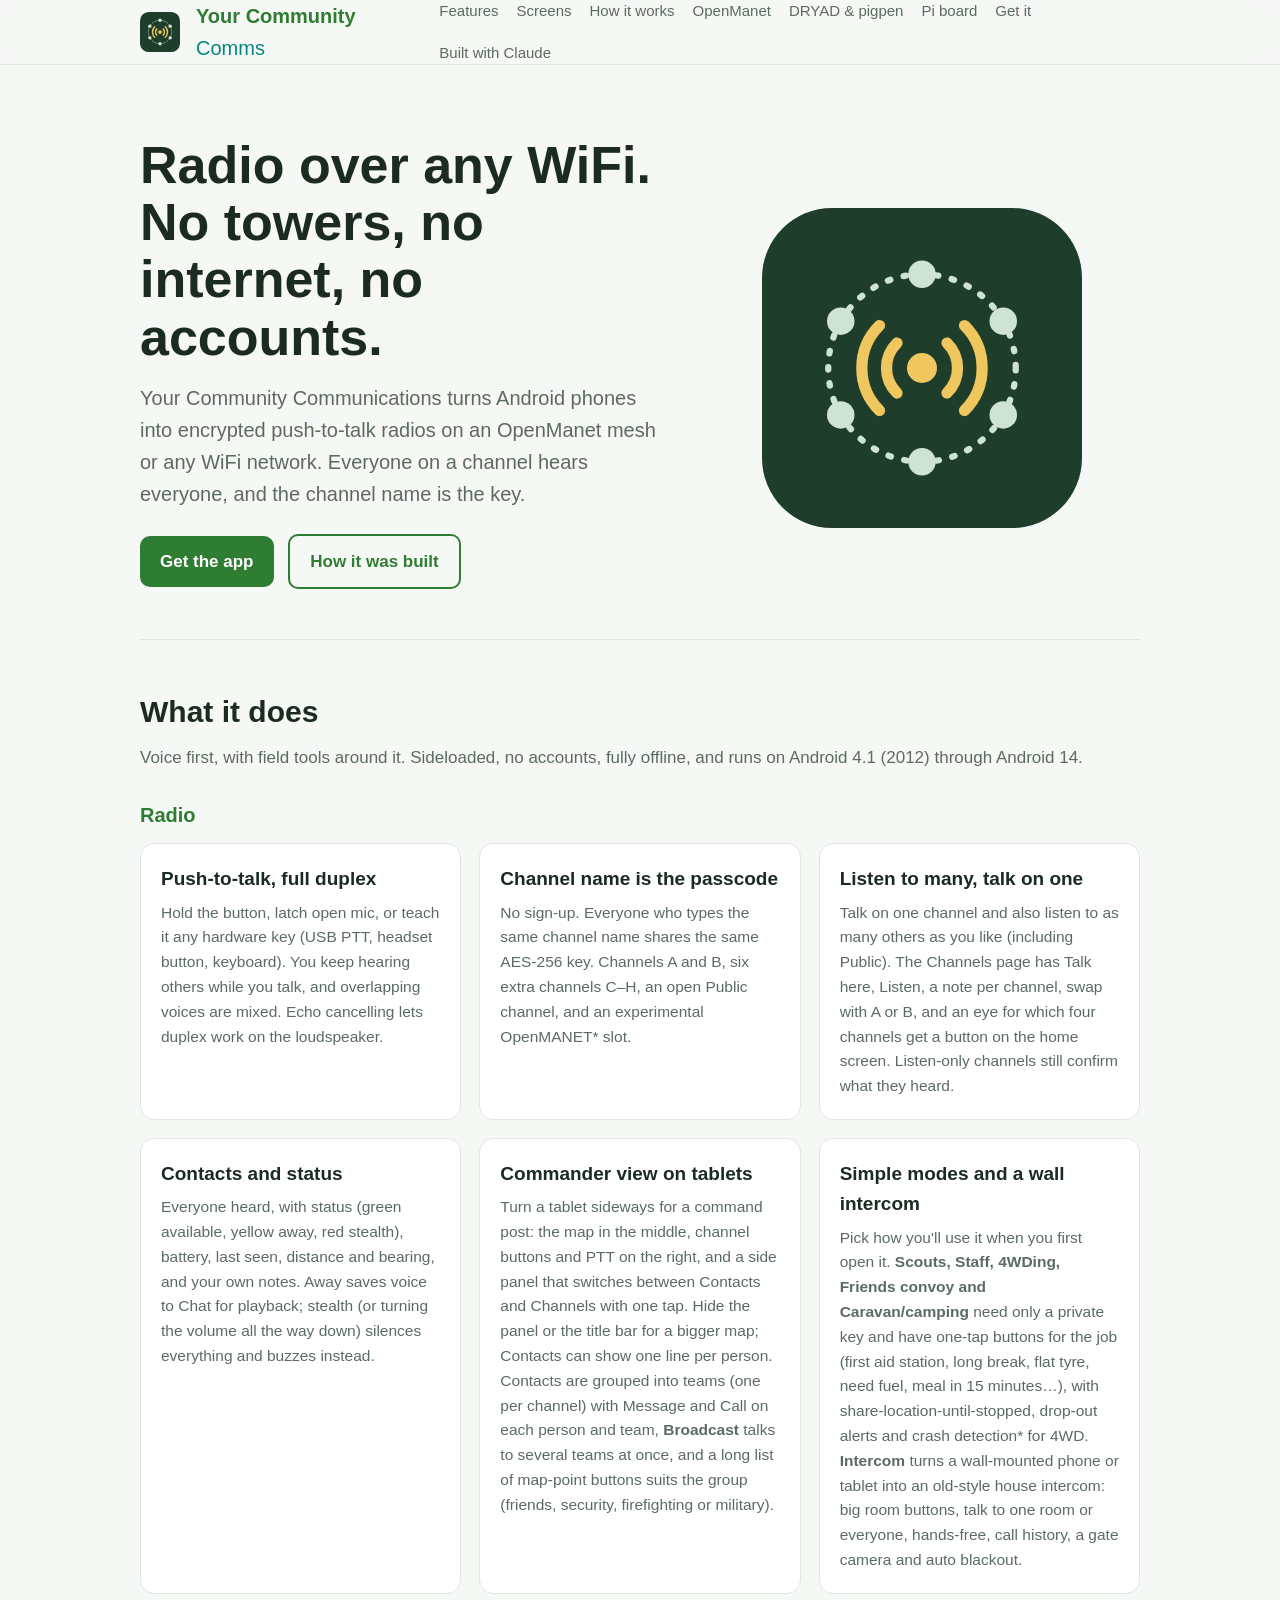
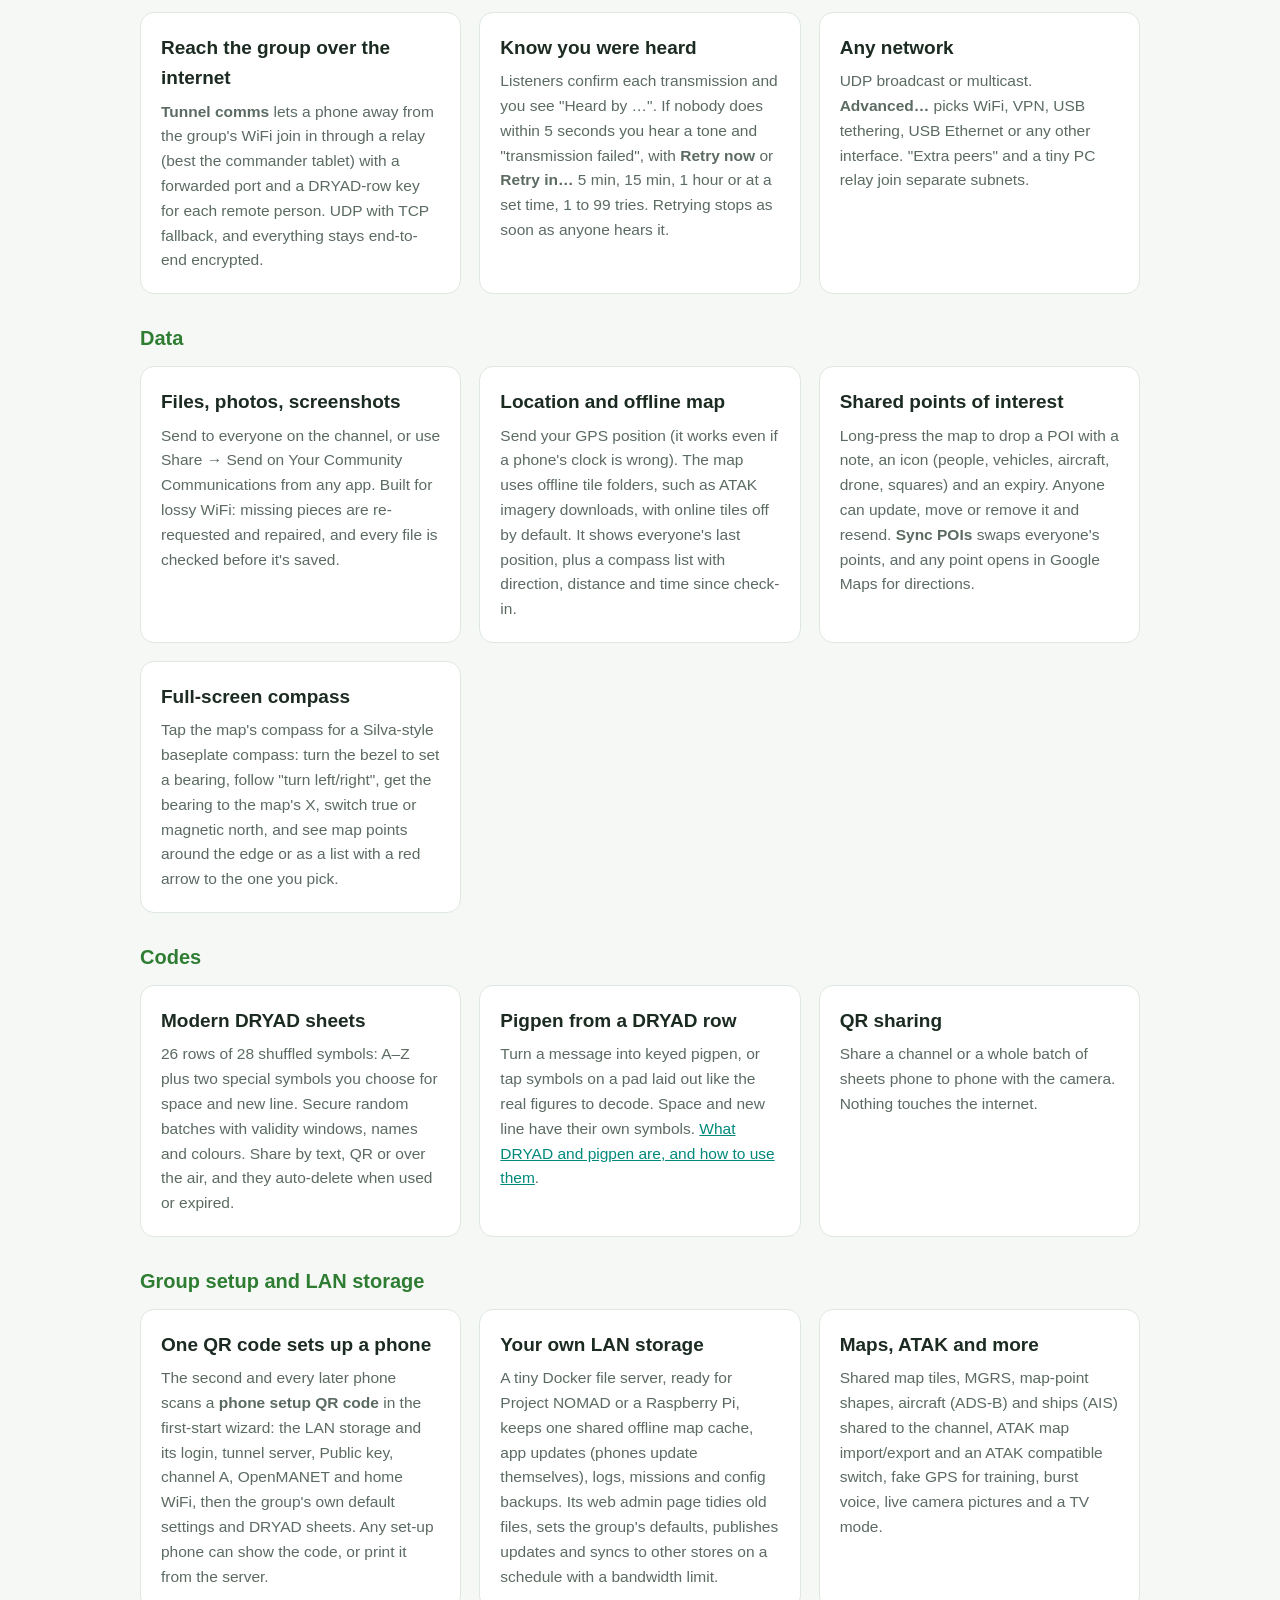
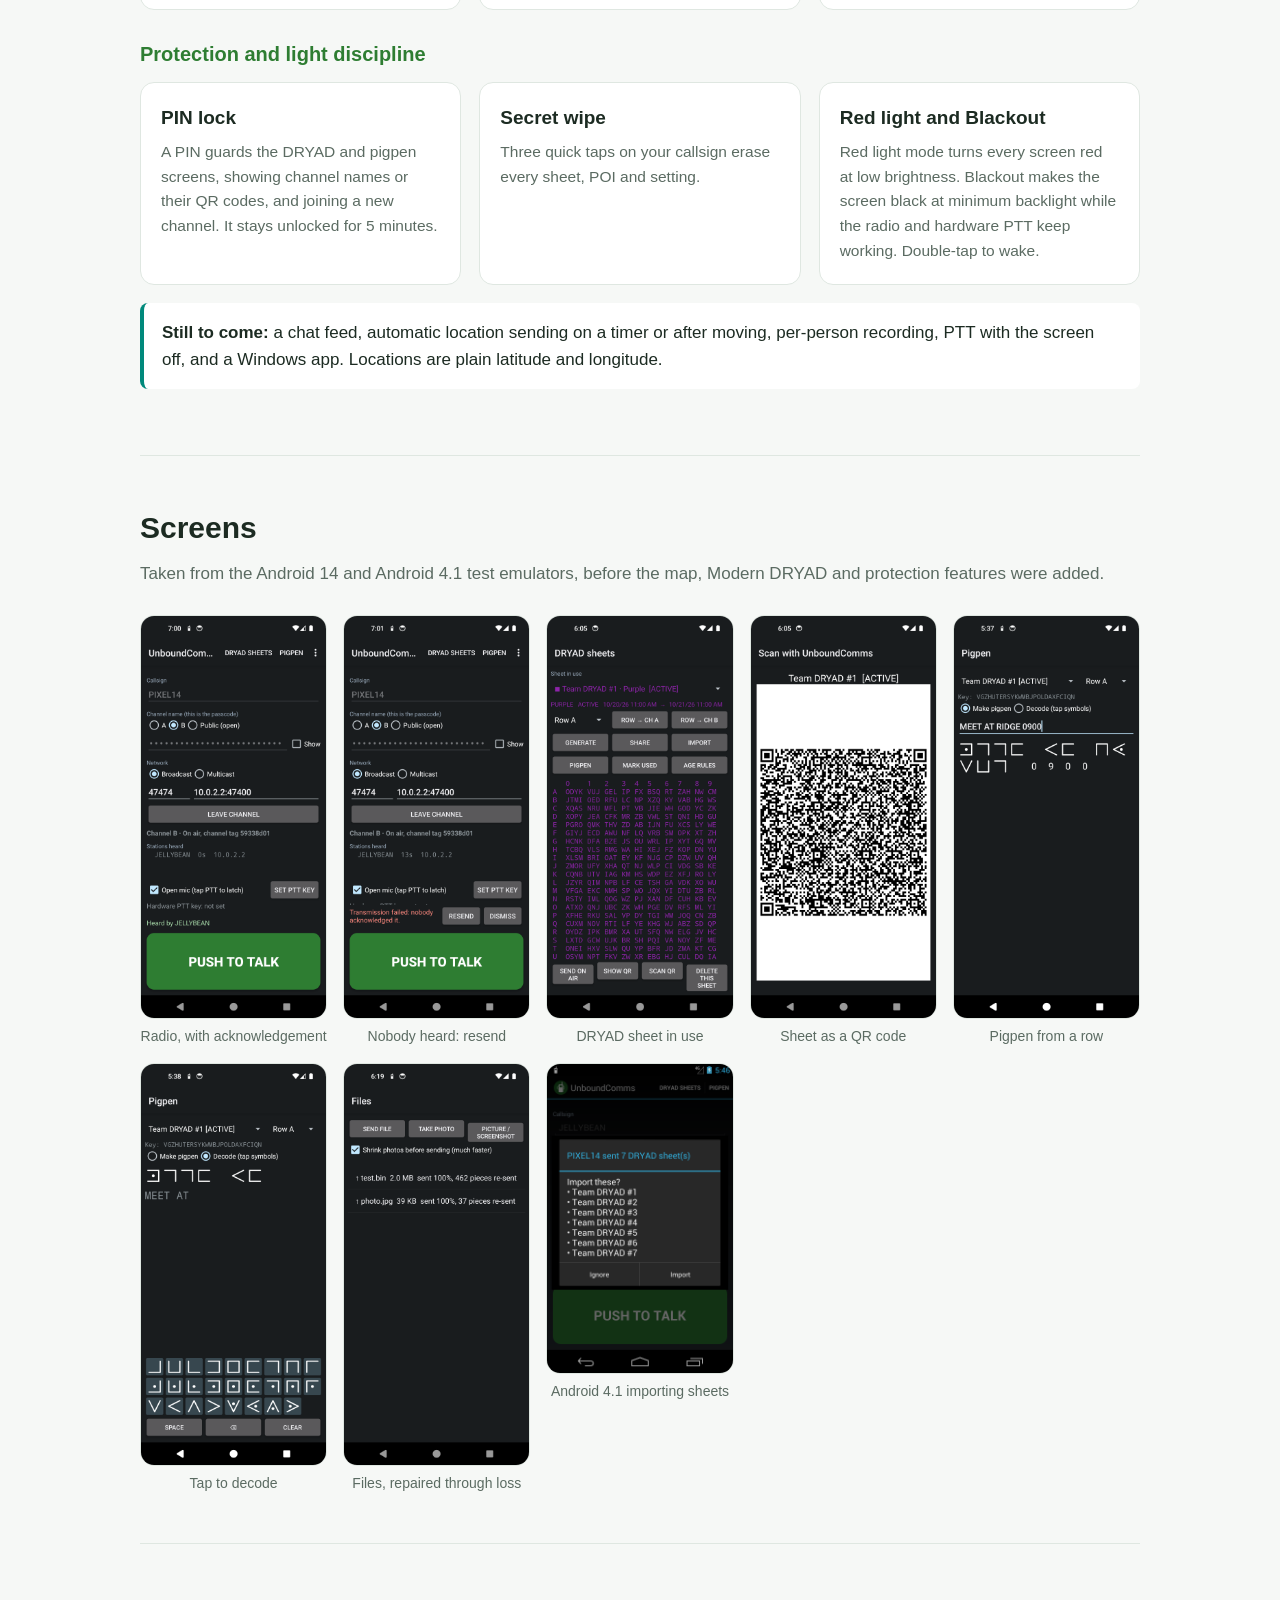
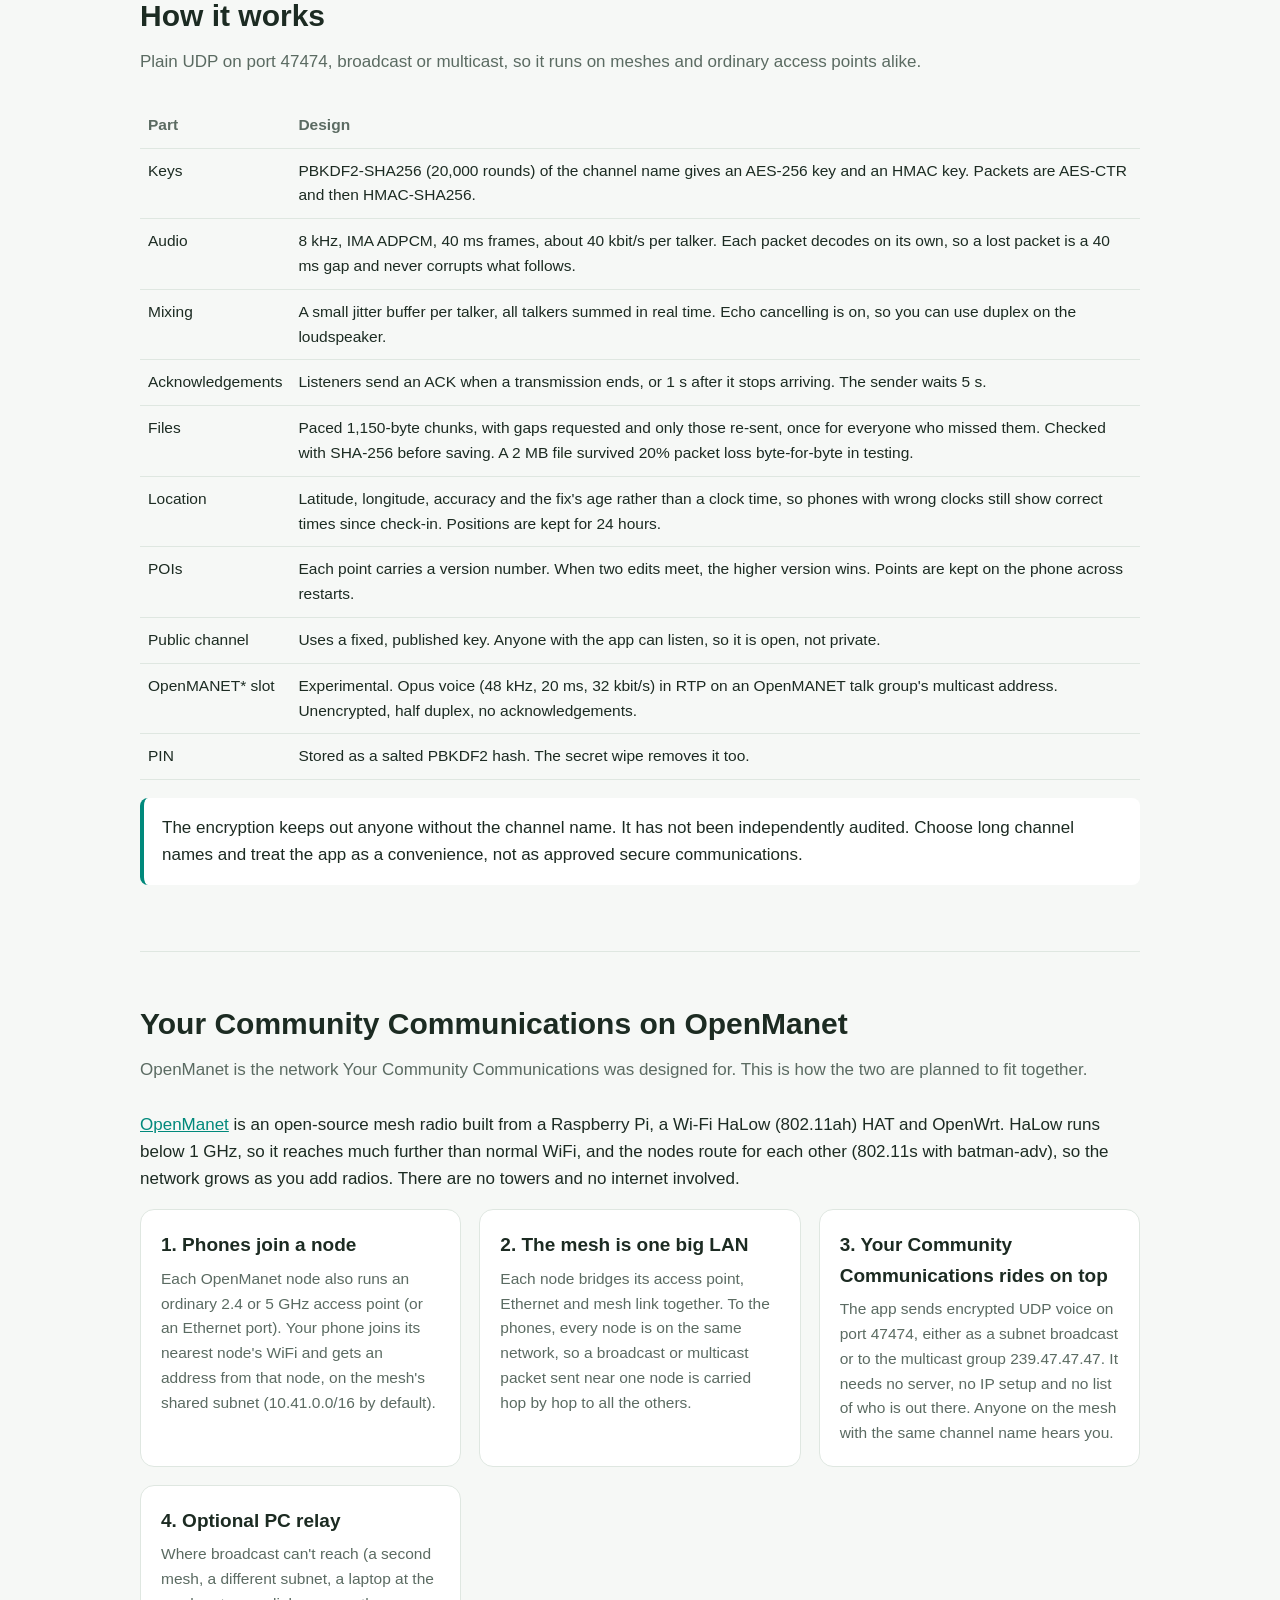
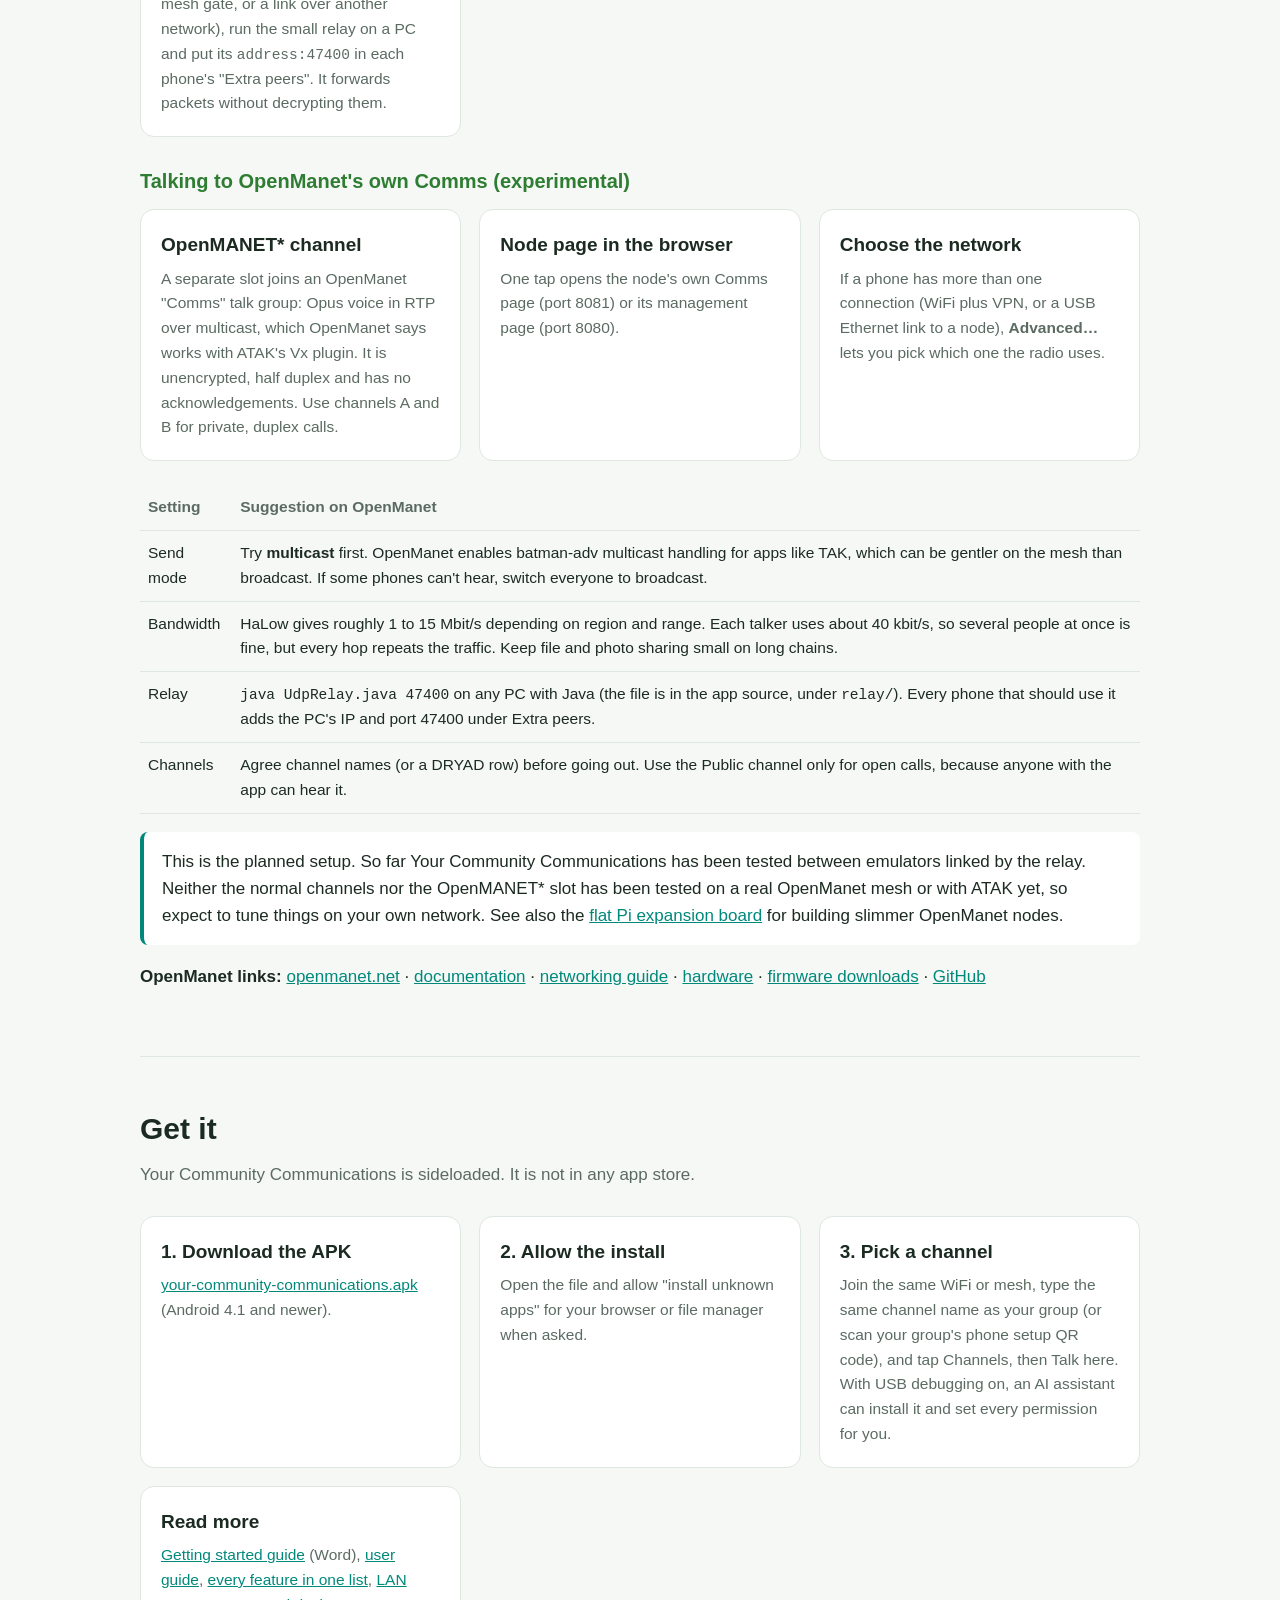
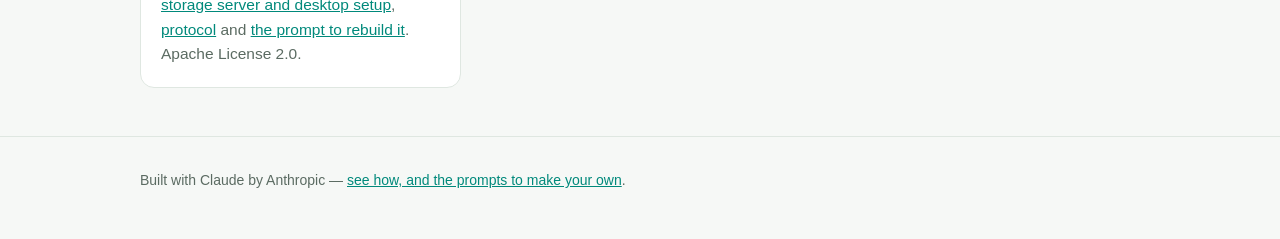
<file: website/index.html>
<!doctype html>
<html lang="en">
<head>
  <meta charset="utf-8">
  <meta name="viewport" content="width=device-width, initial-scale=1">
  <title>Your Community Communications — radio over any WiFi</title>
  <meta name="description" content="Push-to-talk radio, encrypted channels, file and location sharing, an offline map and DRYAD tools for Android, over OpenManet or any WiFi network. No internet, no accounts.">
  <link rel="icon" href="img/logo.svg" type="image/svg+xml">
  <link rel="stylesheet" href="style.css">
</head>
<body>
<header class="top">
  <div class="wrap">
    <img src="img/logo.svg" alt="">
    <div class="name">Your Community <span>Comms</span></div>
    <nav>
      <a href="#features">Features</a>
      <a href="#screens">Screens</a>
      <a href="#how">How it works</a>
      <a href="#openmanet">OpenManet</a>
      <a href="codes.html">DRYAD &amp; pigpen</a>
      <a href="pi-board.html">Pi board</a>
      <a href="#get">Get it</a>
      <a href="recreate.html">Built with Claude</a>
    </nav>
  </div>
</header>

<main class="wrap">
  <div class="hero">
    <div>
      <h1>Radio over any WiFi. No towers, no internet, no accounts.</h1>
      <p class="lead">Your Community Communications turns Android phones into encrypted push-to-talk radios on an
        OpenManet mesh or any WiFi network. Everyone on a channel hears everyone, and the channel
        name is the key.</p>
      <a class="btn" href="#get">Get the app</a>
      <a class="btn alt" href="recreate.html">How it was built</a>
    </div>
    <img class="logo" src="img/logo.svg" alt="Your Community Communications logo: a radio broadcasting to a ring of nodes">
  </div>

  <section id="features">
    <h2>What it does</h2>
    <p class="sub">Voice first, with field tools around it. Sideloaded, no accounts, fully offline, and runs on Android 4.1 (2012) through Android 14.</p>

    <h3 class="group">Radio</h3>
    <div class="grid">
      <div class="card"><h3>Push-to-talk, full duplex</h3><p>Hold the button, latch open mic, or teach it any hardware key (USB PTT, headset button, keyboard). You keep hearing others while you talk, and overlapping voices are mixed. Echo cancelling lets duplex work on the loudspeaker.</p></div>
      <div class="card"><h3>Channel name is the passcode</h3><p>No sign-up. Everyone who types the same channel name shares the same AES-256 key. Channels A and B, six extra channels C–H, an open Public channel, and an experimental OpenMANET* slot.</p></div>
      <div class="card"><h3>Listen to many, talk on one</h3><p>Talk on one channel and also listen to as many others as you like (including Public). The Channels page has Talk here, Listen, a note per channel, swap with A or B, and an eye for which four channels get a button on the home screen. Listen-only channels still confirm what they heard.</p></div>
      <div class="card"><h3>Contacts and status</h3><p>Everyone heard, with status (green available, yellow away, red stealth), battery, last seen, distance and bearing, and your own notes. Away saves voice to Chat for playback; stealth (or turning the volume all the way down) silences everything and buzzes instead.</p></div>
      <div class="card"><h3>Commander view on tablets</h3><p>Turn a tablet sideways for a command post: the map in the middle, channel buttons and PTT on the right, and a side panel that switches between Contacts and Channels with one tap. Hide the panel or the title bar for a bigger map; Contacts can show one line per person. Contacts are grouped into teams (one per channel) with Message and Call on each person and team, <strong>Broadcast</strong> talks to several teams at once, and a long list of map-point buttons suits the group (friends, security, firefighting or military).</p></div>
      <div class="card"><h3>Simple modes and a wall intercom</h3><p>Pick how you'll use it when you first open it. <strong>Scouts, Staff, 4WDing, Friends convoy and Caravan/camping</strong> need only a private key and have one-tap buttons for the job (first aid station, long break, flat tyre, need fuel, meal in 15 minutes…), with share-location-until-stopped, drop-out alerts and crash detection* for 4WD. <strong>Intercom</strong> turns a wall-mounted phone or tablet into an old-style house intercom: big room buttons, talk to one room or everyone, hands-free, call history, a gate camera and auto blackout.</p></div>
      <div class="card"><h3>Reach the group over the internet</h3><p><strong>Tunnel comms</strong> lets a phone away from the group's WiFi join in through a relay (best the commander tablet) with a forwarded port and a DRYAD-row key for each remote person. UDP with TCP fallback, and everything stays end-to-end encrypted.</p></div>
      <div class="card"><h3>Know you were heard</h3><p>Listeners confirm each transmission and you see "Heard by …". If nobody does within 5 seconds you hear a tone and "transmission failed", with <strong>Retry now</strong> or <strong>Retry in…</strong> 5 min, 15 min, 1 hour or at a set time, 1 to 99 tries. Retrying stops as soon as anyone hears it.</p></div>
      <div class="card"><h3>Any network</h3><p>UDP broadcast or multicast. <strong>Advanced…</strong> picks WiFi, VPN, USB tethering, USB Ethernet or any other interface. "Extra peers" and a tiny PC relay join separate subnets.</p></div>
    </div>

    <h3 class="group">Data</h3>
    <div class="grid">
      <div class="card"><h3>Files, photos, screenshots</h3><p>Send to everyone on the channel, or use Share → Send on Your Community Communications from any app. Built for lossy WiFi: missing pieces are re-requested and repaired, and every file is checked before it's saved.</p></div>
      <div class="card"><h3>Location and offline map</h3><p>Send your GPS position (it works even if a phone's clock is wrong). The map uses offline tile folders, such as ATAK imagery downloads, with online tiles off by default. It shows everyone's last position, plus a compass list with direction, distance and time since check-in.</p></div>
      <div class="card"><h3>Shared points of interest</h3><p>Long-press the map to drop a POI with a note, an icon (people, vehicles, aircraft, drone, squares) and an expiry. Anyone can update, move or remove it and resend. <strong>Sync POIs</strong> swaps everyone's points, and any point opens in Google Maps for directions.</p></div>
      <div class="card"><h3>Full-screen compass</h3><p>Tap the map's compass for a Silva-style baseplate compass: turn the bezel to set a bearing, follow "turn left/right", get the bearing to the map's X, switch true or magnetic north, and see map points around the edge or as a list with a red arrow to the one you pick.</p></div>
    </div>

    <h3 class="group">Codes</h3>
    <div class="grid">
      <div class="card"><h3>Modern DRYAD sheets</h3><p>26 rows of 28 shuffled symbols: A–Z plus two special symbols you choose for space and new line. Secure random batches with validity windows, names and colours. Share by text, QR or over the air, and they auto-delete when used or expired.</p></div>
      <div class="card"><h3>Pigpen from a DRYAD row</h3><p>Turn a message into keyed pigpen, or tap symbols on a pad laid out like the real figures to decode. Space and new line have their own symbols. <a href="codes.html">What DRYAD and pigpen are, and how to use them</a>.</p></div>
      <div class="card"><h3>QR sharing</h3><p>Share a channel or a whole batch of sheets phone to phone with the camera. Nothing touches the internet.</p></div>
    </div>

    <h3 class="group">Group setup and LAN storage</h3>
    <div class="grid">
      <div class="card"><h3>One QR code sets up a phone</h3><p>The second and every later phone scans a <strong>phone setup QR code</strong> in the first-start wizard: the LAN storage and its login, tunnel server, Public key, channel A, OpenMANET and home WiFi, then the group's own default settings and DRYAD sheets. Any set-up phone can show the code, or print it from the server.</p></div>
      <div class="card"><h3>Your own LAN storage</h3><p>A tiny Docker file server, ready for Project NOMAD or a Raspberry Pi, keeps one shared offline map cache, app updates (phones update themselves), logs, missions and config backups. Its web admin page tidies old files, sets the group's defaults, publishes updates and syncs to other stores on a schedule with a bandwidth limit.</p></div>
      <div class="card"><h3>Maps, ATAK and more</h3><p>Shared map tiles, MGRS, map-point shapes, aircraft (ADS-B) and ships (AIS) shared to the channel, ATAK map import/export and an ATAK compatible switch, fake GPS for training, burst voice, live camera pictures and a TV mode.</p></div>
    </div>

    <h3 class="group">Protection and light discipline</h3>
    <div class="grid">
      <div class="card"><h3>PIN lock</h3><p>A PIN guards the DRYAD and pigpen screens, showing channel names or their QR codes, and joining a new channel. It stays unlocked for 5 minutes.</p></div>
      <div class="card"><h3>Secret wipe</h3><p>Three quick taps on your callsign erase every sheet, POI and setting.</p></div>
      <div class="card"><h3>Red light and Blackout</h3><p>Red light mode turns every screen red at low brightness. Blackout makes the screen black at minimum backlight while the radio and hardware PTT keep working. Double-tap to wake.</p></div>
    </div>

    <div class="note"><strong>Still to come:</strong> a chat feed, automatic location sending on a timer or
      after moving, per-person recording, PTT with the screen off, and a Windows app. Locations are
      plain latitude and longitude.</div>
  </section>

  <section id="screens">
    <h2>Screens</h2>
    <p class="sub">Taken from the Android 14 and Android 4.1 test emulators, before the map, Modern DRYAD and protection features were added.</p>
    <div class="shots">
      <figure><img src="img/radio.png" alt="Radio screen showing Heard by JELLYBEAN"><figcaption>Radio, with acknowledgement</figcaption></figure>
      <figure><img src="img/failed.png" alt="Transmission failed banner with Resend"><figcaption>Nobody heard: resend</figcaption></figure>
      <figure><img src="img/dryad.png" alt="Purple DRYAD sheet"><figcaption>DRYAD sheet in use</figcaption></figure>
      <figure><img src="img/qr.png" alt="DRYAD sheet as a QR code"><figcaption>Sheet as a QR code</figcaption></figure>
      <figure><img src="img/pigpen-encode.png" alt="Pigpen encoding"><figcaption>Pigpen from a row</figcaption></figure>
      <figure><img src="img/pigpen-decode.png" alt="Pigpen tap pad decoding"><figcaption>Tap to decode</figcaption></figure>
      <figure><img src="img/files.png" alt="File transfers with repairs"><figcaption>Files, repaired through loss</figcaption></figure>
      <figure><img src="img/old-android-import.png" alt="Android 4.1 importing sheets sent over the air"><figcaption>Android 4.1 importing sheets</figcaption></figure>
    </div>
  </section>

  <section id="how">
    <h2>How it works</h2>
    <p class="sub">Plain UDP on port 47474, broadcast or multicast, so it runs on meshes and ordinary access points alike.</p>
    <table>
      <tr><th>Part</th><th>Design</th></tr>
      <tr><td>Keys</td><td>PBKDF2-SHA256 (20,000 rounds) of the channel name gives an AES-256 key and an HMAC key. Packets are AES-CTR and then HMAC-SHA256.</td></tr>
      <tr><td>Audio</td><td>8 kHz, IMA ADPCM, 40 ms frames, about 40 kbit/s per talker. Each packet decodes on its own, so a lost packet is a 40 ms gap and never corrupts what follows.</td></tr>
      <tr><td>Mixing</td><td>A small jitter buffer per talker, all talkers summed in real time. Echo cancelling is on, so you can use duplex on the loudspeaker.</td></tr>
      <tr><td>Acknowledgements</td><td>Listeners send an ACK when a transmission ends, or 1 s after it stops arriving. The sender waits 5 s.</td></tr>
      <tr><td>Files</td><td>Paced 1,150-byte chunks, with gaps requested and only those re-sent, once for everyone who missed them. Checked with SHA-256 before saving. A 2 MB file survived 20% packet loss byte-for-byte in testing.</td></tr>
      <tr><td>Location</td><td>Latitude, longitude, accuracy and the fix's age rather than a clock time, so phones with wrong clocks still show correct times since check-in. Positions are kept for 24 hours.</td></tr>
      <tr><td>POIs</td><td>Each point carries a version number. When two edits meet, the higher version wins. Points are kept on the phone across restarts.</td></tr>
      <tr><td>Public channel</td><td>Uses a fixed, published key. Anyone with the app can listen, so it is open, not private.</td></tr>
      <tr><td>OpenMANET* slot</td><td>Experimental. Opus voice (48 kHz, 20 ms, 32 kbit/s) in RTP on an OpenMANET talk group's multicast address. Unencrypted, half duplex, no acknowledgements.</td></tr>
      <tr><td>PIN</td><td>Stored as a salted PBKDF2 hash. The secret wipe removes it too.</td></tr>
    </table>
    <div class="note">The encryption keeps out anyone without the channel name. It has not been independently audited. Choose long channel names and treat the app as a convenience, not as approved secure communications.</div>
  </section>

  <section id="openmanet">
    <h2>Your Community Communications on OpenManet</h2>
    <p class="sub">OpenManet is the network Your Community Communications was designed for. This is how the two are planned to fit together.</p>

    <p><a href="https://openmanet.net/">OpenManet</a> is an open-source mesh radio built from a
      Raspberry Pi, a Wi-Fi HaLow (802.11ah) HAT and OpenWrt. HaLow runs below 1 GHz, so it reaches
      much further than normal WiFi, and the nodes route for each other (802.11s with batman-adv), so
      the network grows as you add radios. There are no towers and no internet involved.</p>

    <div class="grid">
      <div class="card"><h3>1. Phones join a node</h3><p>Each OpenManet node also runs an ordinary 2.4 or 5 GHz access point (or an Ethernet port). Your phone joins its nearest node's WiFi and gets an address from that node, on the mesh's shared subnet (10.41.0.0/16 by default).</p></div>
      <div class="card"><h3>2. The mesh is one big LAN</h3><p>Each node bridges its access point, Ethernet and mesh link together. To the phones, every node is on the same network, so a broadcast or multicast packet sent near one node is carried hop by hop to all the others.</p></div>
      <div class="card"><h3>3. Your Community Communications rides on top</h3><p>The app sends encrypted UDP voice on port 47474, either as a subnet broadcast or to the multicast group 239.47.47.47. It needs no server, no IP setup and no list of who is out there. Anyone on the mesh with the same channel name hears you.</p></div>
      <div class="card"><h3>4. Optional PC relay</h3><p>Where broadcast can't reach (a second mesh, a different subnet, a laptop at the mesh gate, or a link over another network), run the small relay on a PC and put its <code>address:47400</code> in each phone's "Extra peers". It forwards packets without decrypting them.</p></div>
    </div>

    <h3 class="group">Talking to OpenManet's own Comms (experimental)</h3>
    <div class="grid">
      <div class="card"><h3>OpenMANET* channel</h3><p>A separate slot joins an OpenManet "Comms" talk group: Opus voice in RTP over multicast, which OpenManet says works with ATAK's Vx plugin. It is unencrypted, half duplex and has no acknowledgements. Use channels A and B for private, duplex calls.</p></div>
      <div class="card"><h3>Node page in the browser</h3><p>One tap opens the node's own Comms page (port 8081) or its management page (port 8080).</p></div>
      <div class="card"><h3>Choose the network</h3><p>If a phone has more than one connection (WiFi plus VPN, or a USB Ethernet link to a node), <strong>Advanced…</strong> lets you pick which one the radio uses.</p></div>
    </div>

    <table style="margin-top:24px">
      <tr><th>Setting</th><th>Suggestion on OpenManet</th></tr>
      <tr><td>Send mode</td><td>Try <strong>multicast</strong> first. OpenManet enables batman-adv multicast handling for apps like TAK, which can be gentler on the mesh than broadcast. If some phones can't hear, switch everyone to broadcast.</td></tr>
      <tr><td>Bandwidth</td><td>HaLow gives roughly 1 to 15 Mbit/s depending on region and range. Each talker uses about 40 kbit/s, so several people at once is fine, but every hop repeats the traffic. Keep file and photo sharing small on long chains.</td></tr>
      <tr><td>Relay</td><td><code>java UdpRelay.java 47400</code> on any PC with Java (the file is in the app source, under <code>relay/</code>). Every phone that should use it adds the PC's IP and port 47400 under Extra peers.</td></tr>
      <tr><td>Channels</td><td>Agree channel names (or a DRYAD row) before going out. Use the Public channel only for open calls, because anyone with the app can hear it.</td></tr>
    </table>

    <div class="note">This is the planned setup. So far Your Community Communications has been tested between emulators linked by the relay. Neither the normal channels nor the OpenMANET* slot has been tested on a real OpenManet mesh or with ATAK yet, so expect to tune things on your own network. See also the <a href="pi-board.html">flat Pi expansion board</a> for building slimmer OpenManet nodes.</div>

    <p><strong>OpenManet links:</strong>
      <a href="https://openmanet.net/">openmanet.net</a> ·
      <a href="https://openmanet.github.io/docs/">documentation</a> ·
      <a href="https://openmanet.github.io/docs/networking">networking guide</a> ·
      <a href="https://openmanet.github.io/docs/hardware">hardware</a> ·
      <a href="https://github.com/OpenMANET/firmware/releases">firmware downloads</a> ·
      <a href="https://github.com/OpenMANET">GitHub</a></p>
  </section>

  <section id="get">
    <h2>Get it</h2>
    <p class="sub">Your Community Communications is sideloaded. It is not in any app store.</p>
    <div class="grid">
      <div class="card"><h3>1. Download the APK</h3><p><a href="downloads/your-community-communications.apk">your-community-communications.apk</a> (Android 4.1 and newer).</p></div>
      <div class="card"><h3>2. Allow the install</h3><p>Open the file and allow "install unknown apps" for your browser or file manager when asked.</p></div>
      <div class="card"><h3>3. Pick a channel</h3><p>Join the same WiFi or mesh, type the same channel name as your group (or scan your group's phone setup QR code), and tap Channels, then Talk here. With USB debugging on, an AI assistant can install it and set every permission for you.</p></div>
      <div class="card"><h3>Read more</h3><p><a href="downloads/YourCommunityCommunications-GettingStarted.docx">Getting started guide</a> (Word), <a href="downloads/FEATURES.md">user guide</a>, <a href="downloads/ALL-FEATURES.txt">every feature in one list</a>, <a href="downloads/NOMAD-SETUP.md">LAN storage server and desktop setup</a>, <a href="downloads/PROTOCOL.md">protocol</a> and <a href="downloads/RECREATE-PROMPT.md">the prompt to rebuild it</a>. Apache License 2.0.</p></div>
    </div>
  </section>
</main>

<footer>
  <div class="wrap">
    Built with Claude by Anthropic —
    <a href="recreate.html">see how, and the prompts to make your own</a>.
  </div>
</footer>
</body>
</html>
</file>
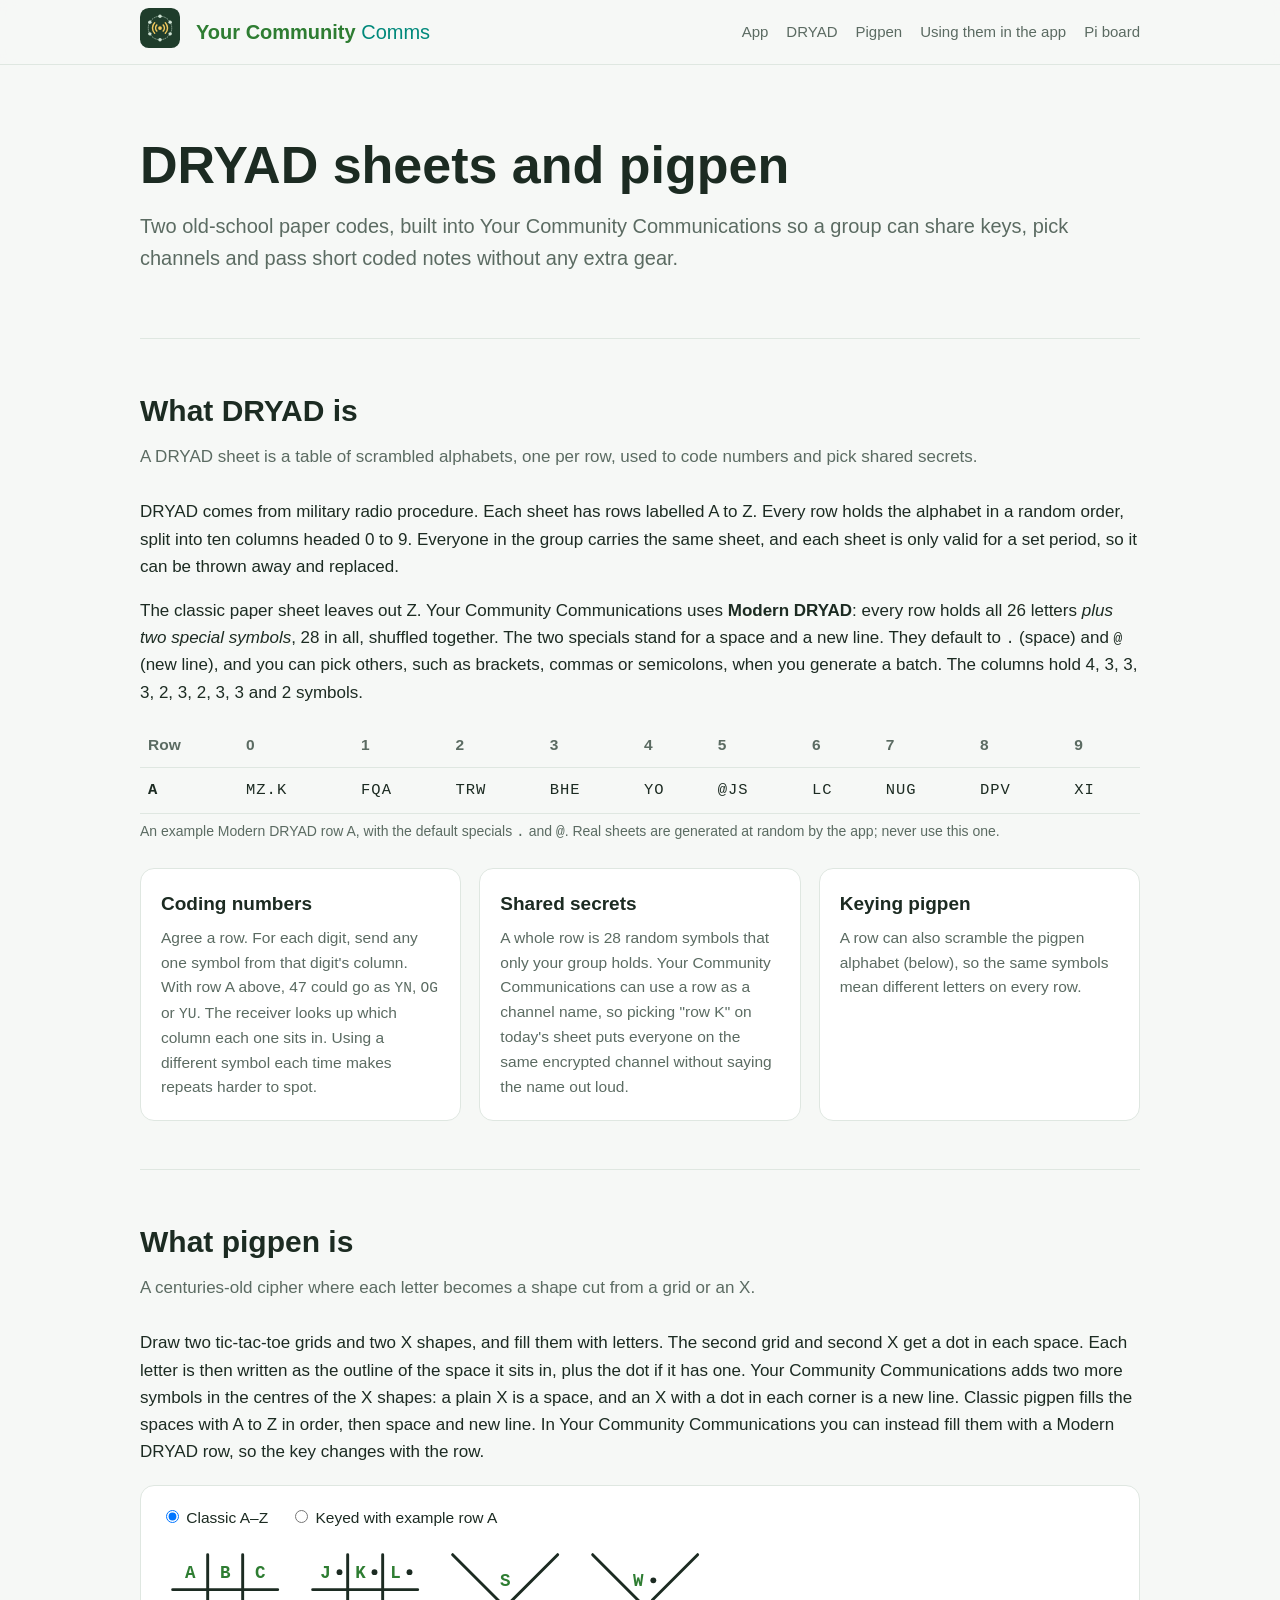
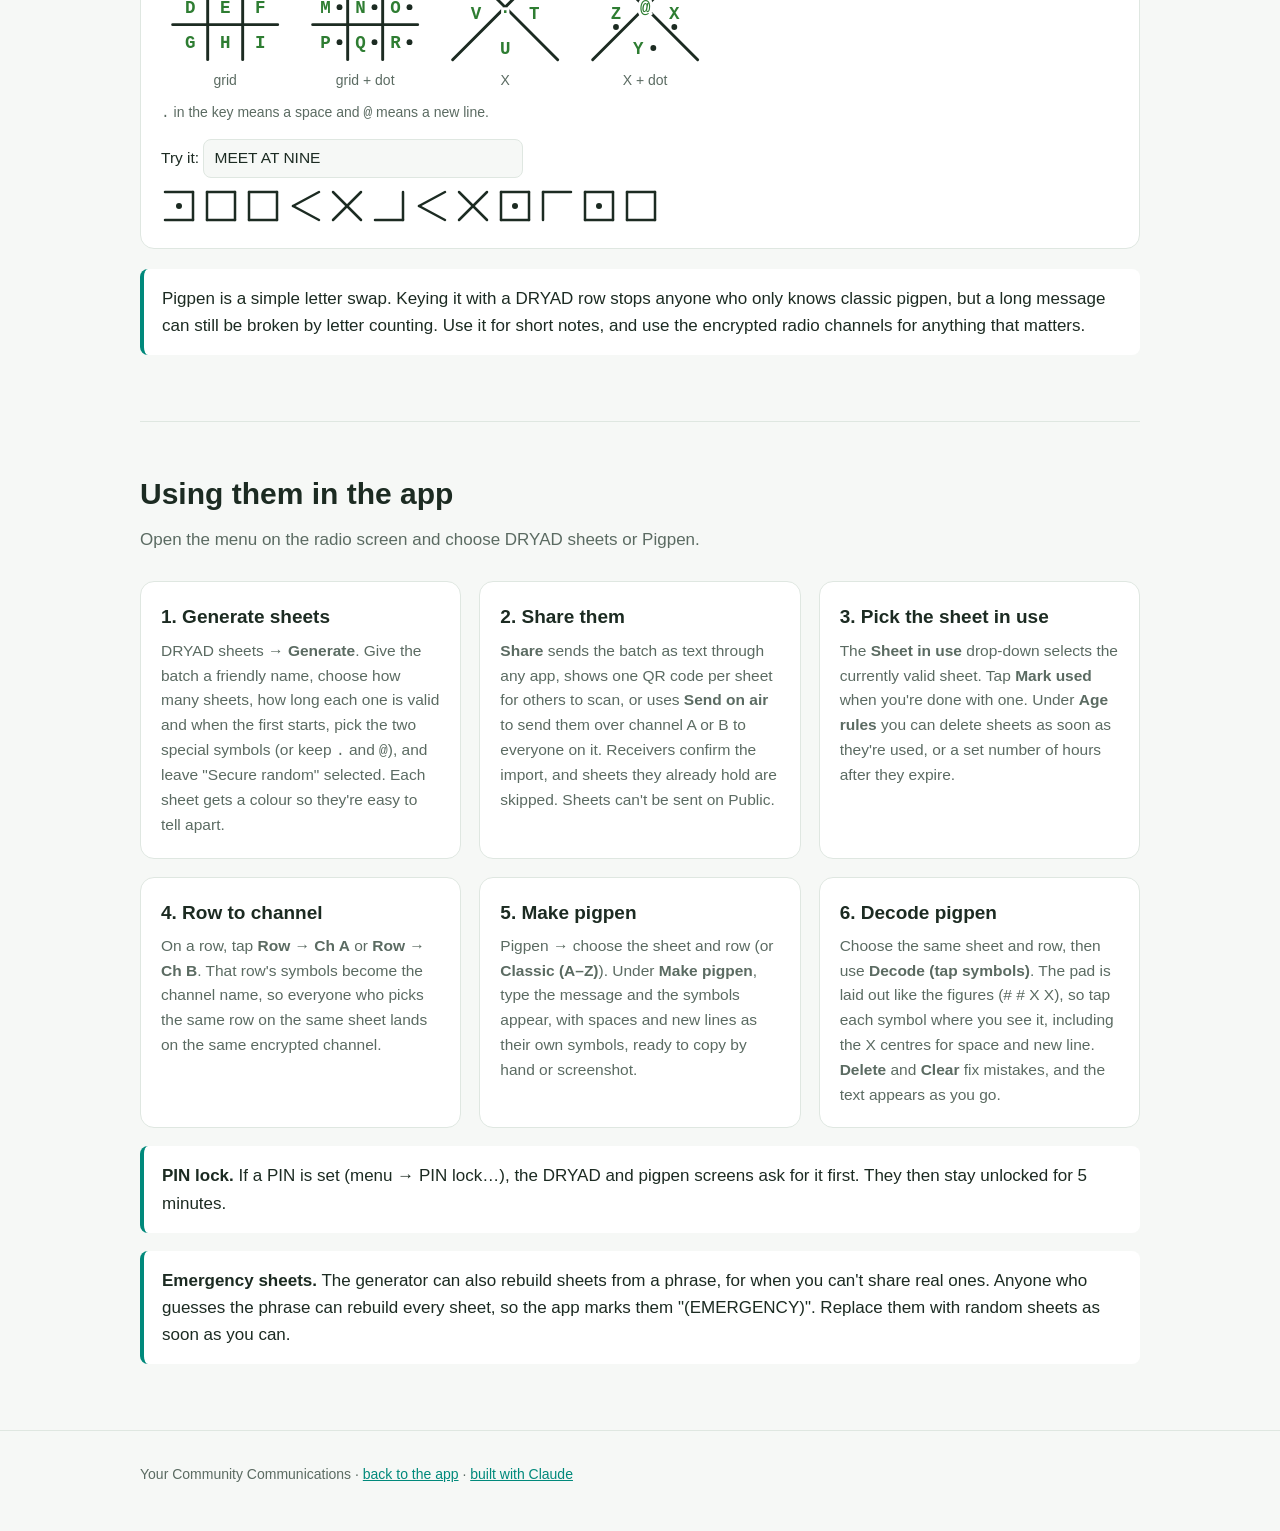
<file: website/codes.html>
<!doctype html>
<html lang="en">
<head>
  <meta charset="utf-8">
  <meta name="viewport" content="width=device-width, initial-scale=1">
  <title>DRYAD and pigpen — Your Community Communications</title>
  <meta name="description" content="What DRYAD sheets and pigpen are, and how to make, share and use them in the Your Community Communications app.">
  <link rel="icon" href="img/logo.svg" type="image/svg+xml">
  <link rel="stylesheet" href="style.css">
</head>
<body>
<header class="top">
  <div class="wrap">
    <a href="index.html"><img src="img/logo.svg" alt="Your Community Communications home"></a>
    <div class="name">Your Community <span>Comms</span></div>
    <nav>
      <a href="index.html">App</a>
      <a href="#dryad">DRYAD</a>
      <a href="#pigpen">Pigpen</a>
      <a href="#app">Using them in the app</a>
      <a href="pi-board.html">Pi board</a>
    </nav>
  </div>
</header>

<main class="wrap">
  <div class="hero" style="grid-template-columns:1fr">
    <div>
      <h1>DRYAD sheets and pigpen</h1>
      <p class="lead">Two old-school paper codes, built into Your Community Communications so a group can share
        keys, pick channels and pass short coded notes without any extra gear.</p>
    </div>
  </div>

  <section id="dryad">
    <h2>What DRYAD is</h2>
    <p class="sub">A DRYAD sheet is a table of scrambled alphabets, one per row, used to code numbers and pick shared secrets.</p>
    <p>DRYAD comes from military radio procedure. Each sheet has rows labelled A to Z. Every row
      holds the alphabet in a random order, split into ten columns headed 0 to 9. Everyone in the
      group carries the same sheet, and each sheet is only valid for a set period, so it can be
      thrown away and replaced.</p>
    <p>The classic paper sheet leaves out Z. Your Community Communications uses <strong>Modern DRYAD</strong>: every
      row holds all 26 letters <em>plus two special symbols</em>, 28 in all, shuffled together. The
      two specials stand for a space and a new line. They default to <code>.</code> (space) and
      <code>@</code> (new line), and you can pick others, such as brackets, commas or semicolons,
      when you generate a batch. The columns hold 4, 3, 3, 3, 2, 3, 2, 3, 3 and 2 symbols.</p>

    <figure class="dryad-row">
      <table>
        <tr><th>Row</th><th>0</th><th>1</th><th>2</th><th>3</th><th>4</th><th>5</th><th>6</th><th>7</th><th>8</th><th>9</th></tr>
        <tr><td><strong>A</strong></td><td>MZ.K</td><td>FQA</td><td>TRW</td><td>BHE</td><td>YO</td><td>@JS</td><td>LC</td><td>NUG</td><td>DPV</td><td>XI</td></tr>
      </table>
      <figcaption>An example Modern DRYAD row A, with the default specials <code>.</code> and <code>@</code>. Real sheets are generated at random by the app; never use this one.</figcaption>
    </figure>

    <div class="grid">
      <div class="card"><h3>Coding numbers</h3><p>Agree a row. For each digit, send any one symbol from that digit's column. With row A above, 47 could go as <code>YN</code>, <code>OG</code> or <code>YU</code>. The receiver looks up which column each one sits in. Using a different symbol each time makes repeats harder to spot.</p></div>
      <div class="card"><h3>Shared secrets</h3><p>A whole row is 28 random symbols that only your group holds. Your Community Communications can use a row as a channel name, so picking "row K" on today's sheet puts everyone on the same encrypted channel without saying the name out loud.</p></div>
      <div class="card"><h3>Keying pigpen</h3><p>A row can also scramble the pigpen alphabet (below), so the same symbols mean different letters on every row.</p></div>
    </div>
  </section>

  <section id="pigpen">
    <h2>What pigpen is</h2>
    <p class="sub">A centuries-old cipher where each letter becomes a shape cut from a grid or an X.</p>
    <p>Draw two tic-tac-toe grids and two X shapes, and fill them with letters. The second grid and
      second X get a dot in each space. Each letter is then written as the outline of the space it
      sits in, plus the dot if it has one. Your Community Communications adds two more symbols in the centres of the
      X shapes: a plain X is a space, and an X with a dot in each corner is a new line. Classic
      pigpen fills the spaces with A to Z in order, then space and new line. In Your Community Communications you can
      instead fill them with a Modern DRYAD row, so the key changes with the row.</p>

    <div class="pig-demo">
      <div class="pig-controls">
        <label><input type="radio" name="pigkey" value="classic" checked> Classic A–Z</label>
        <label><input type="radio" name="pigkey" value="row"> Keyed with example row A</label>
      </div>
      <svg id="pigKey" viewBox="0 0 480 130" role="img" aria-label="Pigpen key: two grids and two X shapes filled with letters, with space and new line in the centres of the X shapes"></svg>
      <p class="pig-legend"><code>.</code> in the key means a space and <code>@</code> means a new line.</p>
      <label class="pig-input">Try it: <input id="pigText" value="MEET AT NINE" maxlength="40"></label>
      <div id="pigOut" class="pig-out" aria-live="polite"></div>
    </div>

    <div class="note">Pigpen is a simple letter swap. Keying it with a DRYAD row stops anyone who
      only knows classic pigpen, but a long message can still be broken by letter counting. Use it
      for short notes, and use the encrypted radio channels for anything that matters.</div>
  </section>

  <section id="app">
    <h2>Using them in the app</h2>
    <p class="sub">Open the menu on the radio screen and choose DRYAD sheets or Pigpen.</p>

    <div class="grid">
      <div class="card"><h3>1. Generate sheets</h3><p>DRYAD sheets → <strong>Generate</strong>. Give the batch a friendly name, choose how many sheets, how long each one is valid and when the first starts, pick the two special symbols (or keep <code>.</code> and <code>@</code>), and leave "Secure random" selected. Each sheet gets a colour so they're easy to tell apart.</p></div>
      <div class="card"><h3>2. Share them</h3><p><strong>Share</strong> sends the batch as text through any app, shows one QR code per sheet for others to scan, or uses <strong>Send on air</strong> to send them over channel A or B to everyone on it. Receivers confirm the import, and sheets they already hold are skipped. Sheets can't be sent on Public.</p></div>
      <div class="card"><h3>3. Pick the sheet in use</h3><p>The <strong>Sheet in use</strong> drop-down selects the currently valid sheet. Tap <strong>Mark used</strong> when you're done with one. Under <strong>Age rules</strong> you can delete sheets as soon as they're used, or a set number of hours after they expire.</p></div>
      <div class="card"><h3>4. Row to channel</h3><p>On a row, tap <strong>Row → Ch A</strong> or <strong>Row → Ch B</strong>. That row's symbols become the channel name, so everyone who picks the same row on the same sheet lands on the same encrypted channel.</p></div>
      <div class="card"><h3>5. Make pigpen</h3><p>Pigpen → choose the sheet and row (or <strong>Classic (A–Z)</strong>). Under <strong>Make pigpen</strong>, type the message and the symbols appear, with spaces and new lines as their own symbols, ready to copy by hand or screenshot.</p></div>
      <div class="card"><h3>6. Decode pigpen</h3><p>Choose the same sheet and row, then use <strong>Decode (tap symbols)</strong>. The pad is laid out like the figures (# # X X), so tap each symbol where you see it, including the X centres for space and new line. <strong>Delete</strong> and <strong>Clear</strong> fix mistakes, and the text appears as you go.</p></div>
    </div>

    <div class="note"><strong>PIN lock.</strong> If a PIN is set (menu → PIN lock…), the DRYAD and
      pigpen screens ask for it first. They then stay unlocked for 5 minutes.</div>

    <div class="note"><strong>Emergency sheets.</strong> The generator can also rebuild sheets from a
      phrase, for when you can't share real ones. Anyone who guesses the phrase can rebuild every
      sheet, so the app marks them "(EMERGENCY)". Replace them with random sheets as soon as you can.</div>
  </section>
</main>

<footer>
  <div class="wrap">
    Your Community Communications · <a href="index.html">back to the app</a> · <a href="recreate.html">built with Claude</a>
  </div>
</footer>
<script>
(function () {
  // 28 slots like the app: A-Z then '.' (space) and '@' (new line).
  var CLASSIC = 'ABCDEFGHIJKLMNOPQRSTUVWXYZ.@';
  var ROW_A = 'MZ.KFQATRWBHEYO@JSLCNUGDPVXI'; // example row from the table above
  var NS = 'http://www.w3.org/2000/svg';
  var key = CLASSIC;

  function el(name, attrs, parent) {
    var e = document.createElementNS(NS, name);
    for (var k in attrs) e.setAttribute(k, attrs[k]);
    if (parent) parent.appendChild(e);
    return e;
  }
  function line(g, x1, y1, x2, y2) { el('line', { x1: x1, y1: y1, x2: x2, y2: y2 }, g); }
  function text(g, x, y, s) { var t = el('text', { x: x, y: y, 'text-anchor': 'middle' }, g); t.textContent = s; }

  // Slots as in the app: 0-8 grid, 9-17 grid with dot, 18-21 X (top, right, bottom, left),
  // 22-25 X with dot, 26 centre of the first X (plain X), 27 centre of the second X (X with four dots).
  function drawKey() {
    var svg = document.getElementById('pigKey');
    while (svg.firstChild) svg.removeChild(svg.firstChild);
    var g = el('g', { 'class': 'pig-lines' }, svg);
    var t = el('g', { 'class': 'pig-letters' }, svg);
    for (var p = 0; p < 2; p++) {
      var x0 = 10 + p * 120, y0 = 10;
      line(g, x0 + 30, y0, x0 + 30, y0 + 90); line(g, x0 + 60, y0, x0 + 60, y0 + 90);
      line(g, x0, y0 + 30, x0 + 90, y0 + 30); line(g, x0, y0 + 60, x0 + 90, y0 + 60);
      for (var c = 0; c < 9; c++) {
        var cx = x0 + 15 + (c % 3) * 30, cy = y0 + 15 + Math.floor(c / 3) * 30;
        text(t, cx - (p ? 4 : 0), cy + 5, key[p * 9 + c]);
        if (p) el('circle', { cx: cx + 8, cy: cy, r: 2.5, 'class': 'pig-dot' }, g);
      }
    }
    var spots = [[45, 22], [70, 50], [45, 80], [20, 50]];
    for (p = 0; p < 2; p++) {
      x0 = 250 + p * 120; y0 = 10;
      line(g, x0, y0, x0 + 90, y0 + 90); line(g, x0 + 90, y0, x0, y0 + 90);
      for (var i = 0; i < 4; i++) {
        var sx = x0 + spots[i][0], sy = y0 + spots[i][1];
        text(t, sx - (p && i % 2 === 0 ? 6 : 0), sy + 5, key[18 + p * 4 + i]);
        if (p) el('circle', { cx: sx + (i % 2 === 0 ? 7 : 0), cy: sy + (i % 2 === 0 ? 0 : 12), r: 2.5, 'class': 'pig-dot' }, g);
      }
      text(el('g', { 'class': 'pig-letters pig-centre' }, svg), x0 + 45, y0 + 50, key[26 + p]);
    }
    var cap = el('g', { 'class': 'pig-cap' }, svg);
    ['grid', 'grid + dot', 'X', 'X + dot'].forEach(function (s, j) { text(cap, 55 + j * 120, 122, s); });
  }

  // One symbol, 36x36, the outline of the slot's space.
  function glyph(slot) {
    var svg = el('svg', { viewBox: '0 0 36 36', width: 36, height: 36, 'class': 'pig-glyph' });
    var g = el('g', { 'class': 'pig-lines' }, svg);
    var dot = (slot >= 9 && slot < 18) || (slot >= 22 && slot < 26);
    if (slot >= 26) {
      line(g, 4, 4, 32, 32); line(g, 32, 4, 4, 32);
      if (slot === 27) [[18, 9], [27, 18], [18, 27], [9, 18]].forEach(function (d) {
        el('circle', { cx: d[0], cy: d[1], r: 2.5, 'class': 'pig-dot' }, g);
      });
    } else if (slot < 18) {
      var c = slot % 9, r = Math.floor(c / 3), k = c % 3;
      if (r > 0) line(g, 4, 4, 32, 4);
      if (r < 2) line(g, 4, 32, 32, 32);
      if (k > 0) line(g, 4, 4, 4, 32);
      if (k < 2) line(g, 32, 4, 32, 32);
    } else {
      var d = (slot - 18) % 4;
      if (d === 0) { line(g, 4, 4, 18, 30); line(g, 18, 30, 32, 4); }      // V
      if (d === 1) { line(g, 32, 4, 6, 18); line(g, 6, 18, 32, 32); }      // <
      if (d === 2) { line(g, 4, 32, 18, 6); line(g, 18, 6, 32, 32); }      // ^
      if (d === 3) { line(g, 4, 4, 30, 18); line(g, 30, 18, 4, 32); }      // >
    }
    if (dot) {
      // Like the app: grid dots sit in the middle, X dots inside the open side of the V.
      var dx = 18, dy = 18, o = slot >= 22 ? (slot - 22) : -1;
      if (o === 0) dy = 12; else if (o === 1) dx = 24; else if (o === 2) dy = 24; else if (o === 3) dx = 12;
      el('circle', { cx: dx, cy: dy, r: 3, 'class': 'pig-dot' }, g);
    }
    return svg;
  }

  function drawText() {
    var out = document.getElementById('pigOut');
    out.innerHTML = '';
    var s = document.getElementById('pigText').value.toUpperCase();
    for (var i = 0; i < s.length; i++) {
      // Like the app: a space is written as the '.' symbol, other characters outside A-Z are skipped.
      var ch = s[i] === ' ' ? '.' : s[i];
      var slot = /[A-Z.]/.test(ch) ? key.indexOf(ch) : -1;
      if (slot >= 0) out.appendChild(glyph(slot));
    }
  }

  document.querySelectorAll('input[name=pigkey]').forEach(function (r) {
    r.addEventListener('change', function () { key = r.value === 'row' ? ROW_A : CLASSIC; drawKey(); drawText(); });
  });
  document.getElementById('pigText').addEventListener('input', drawText);
  drawKey(); drawText();
})();
</script>
</body>
</html>
</file>
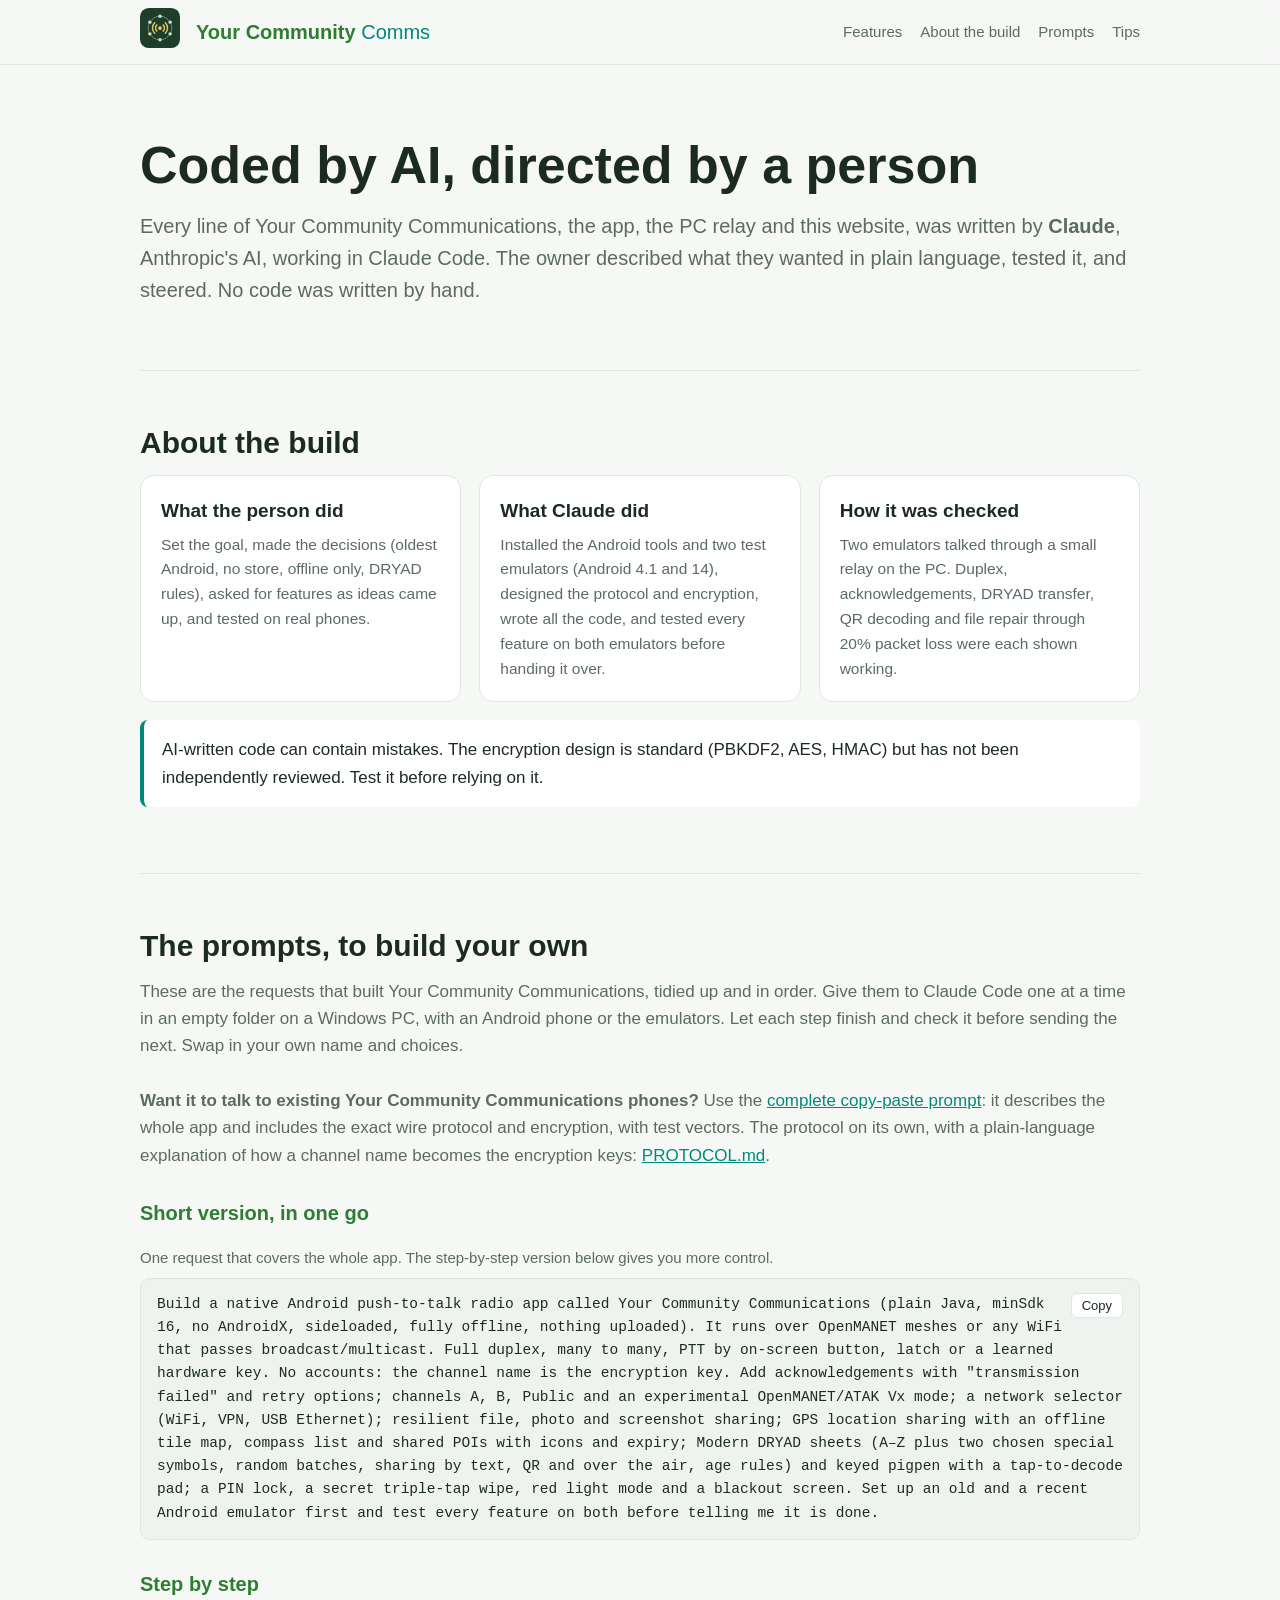
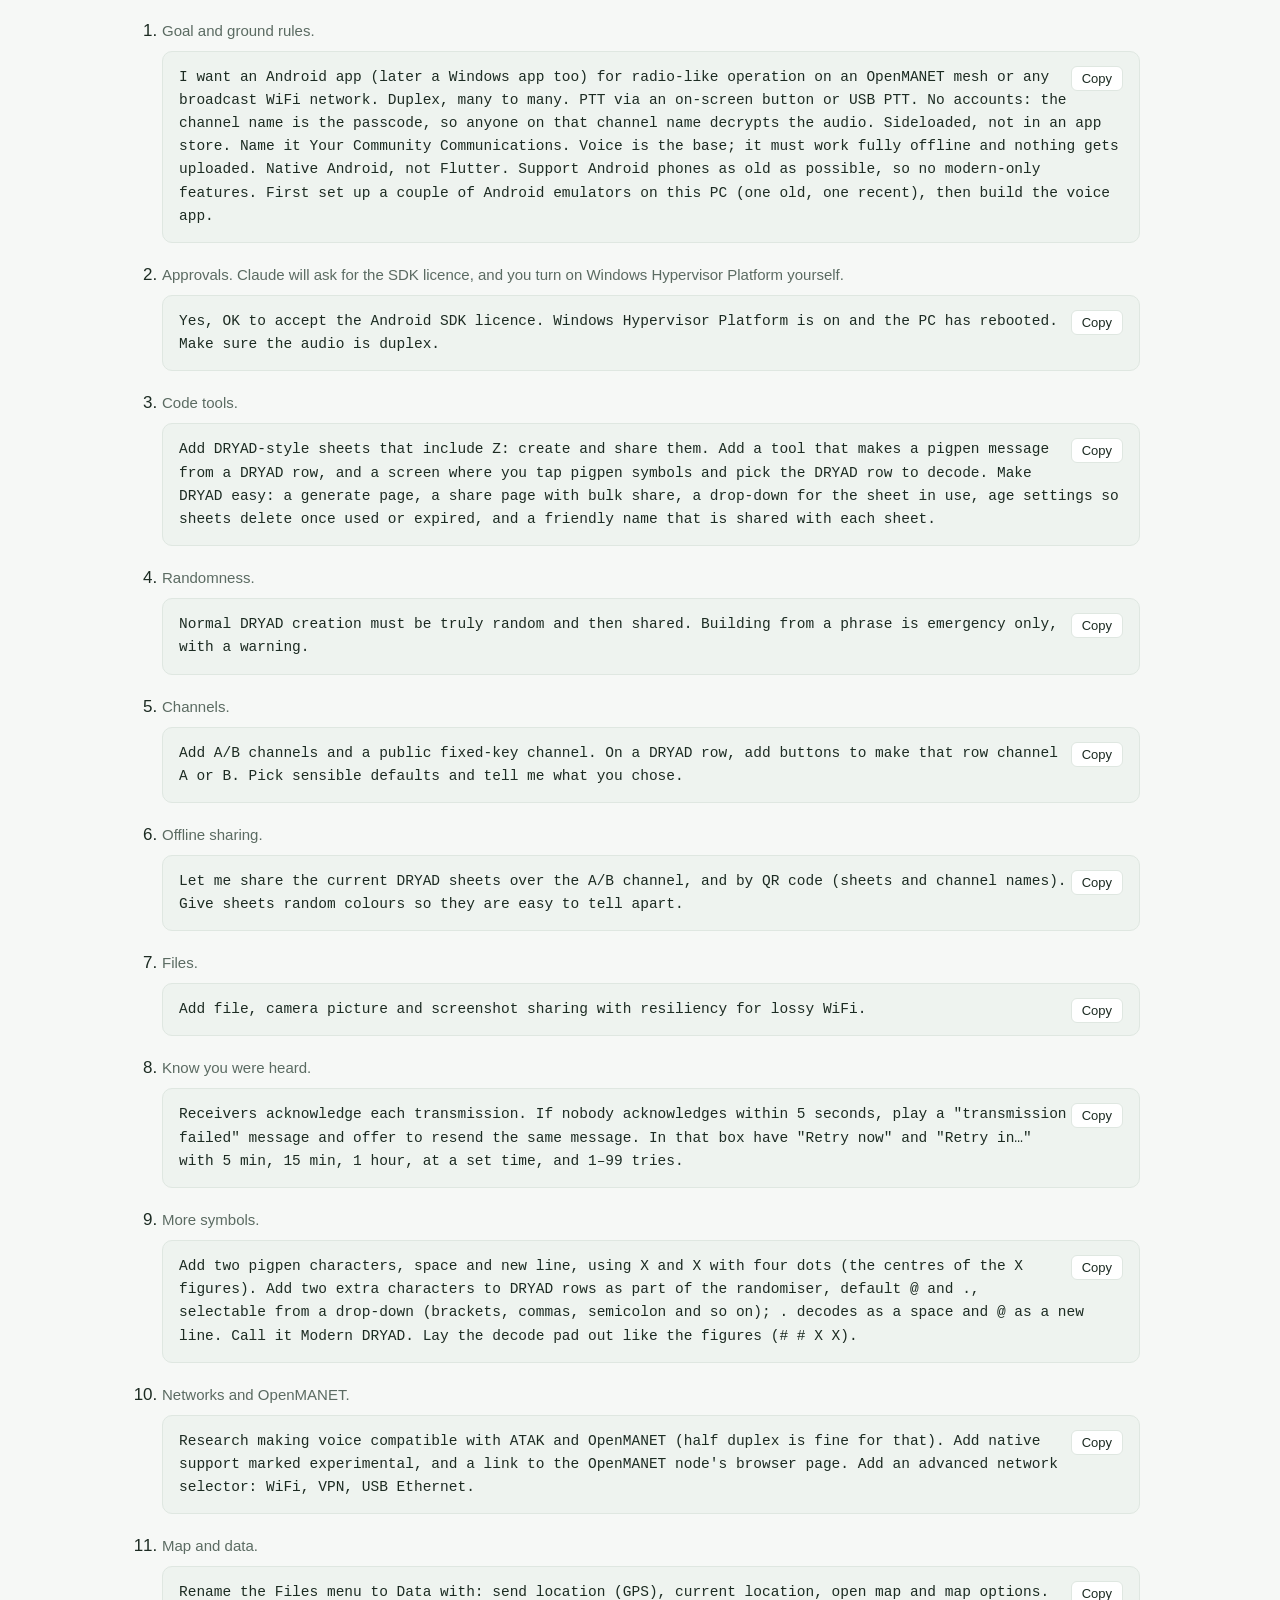
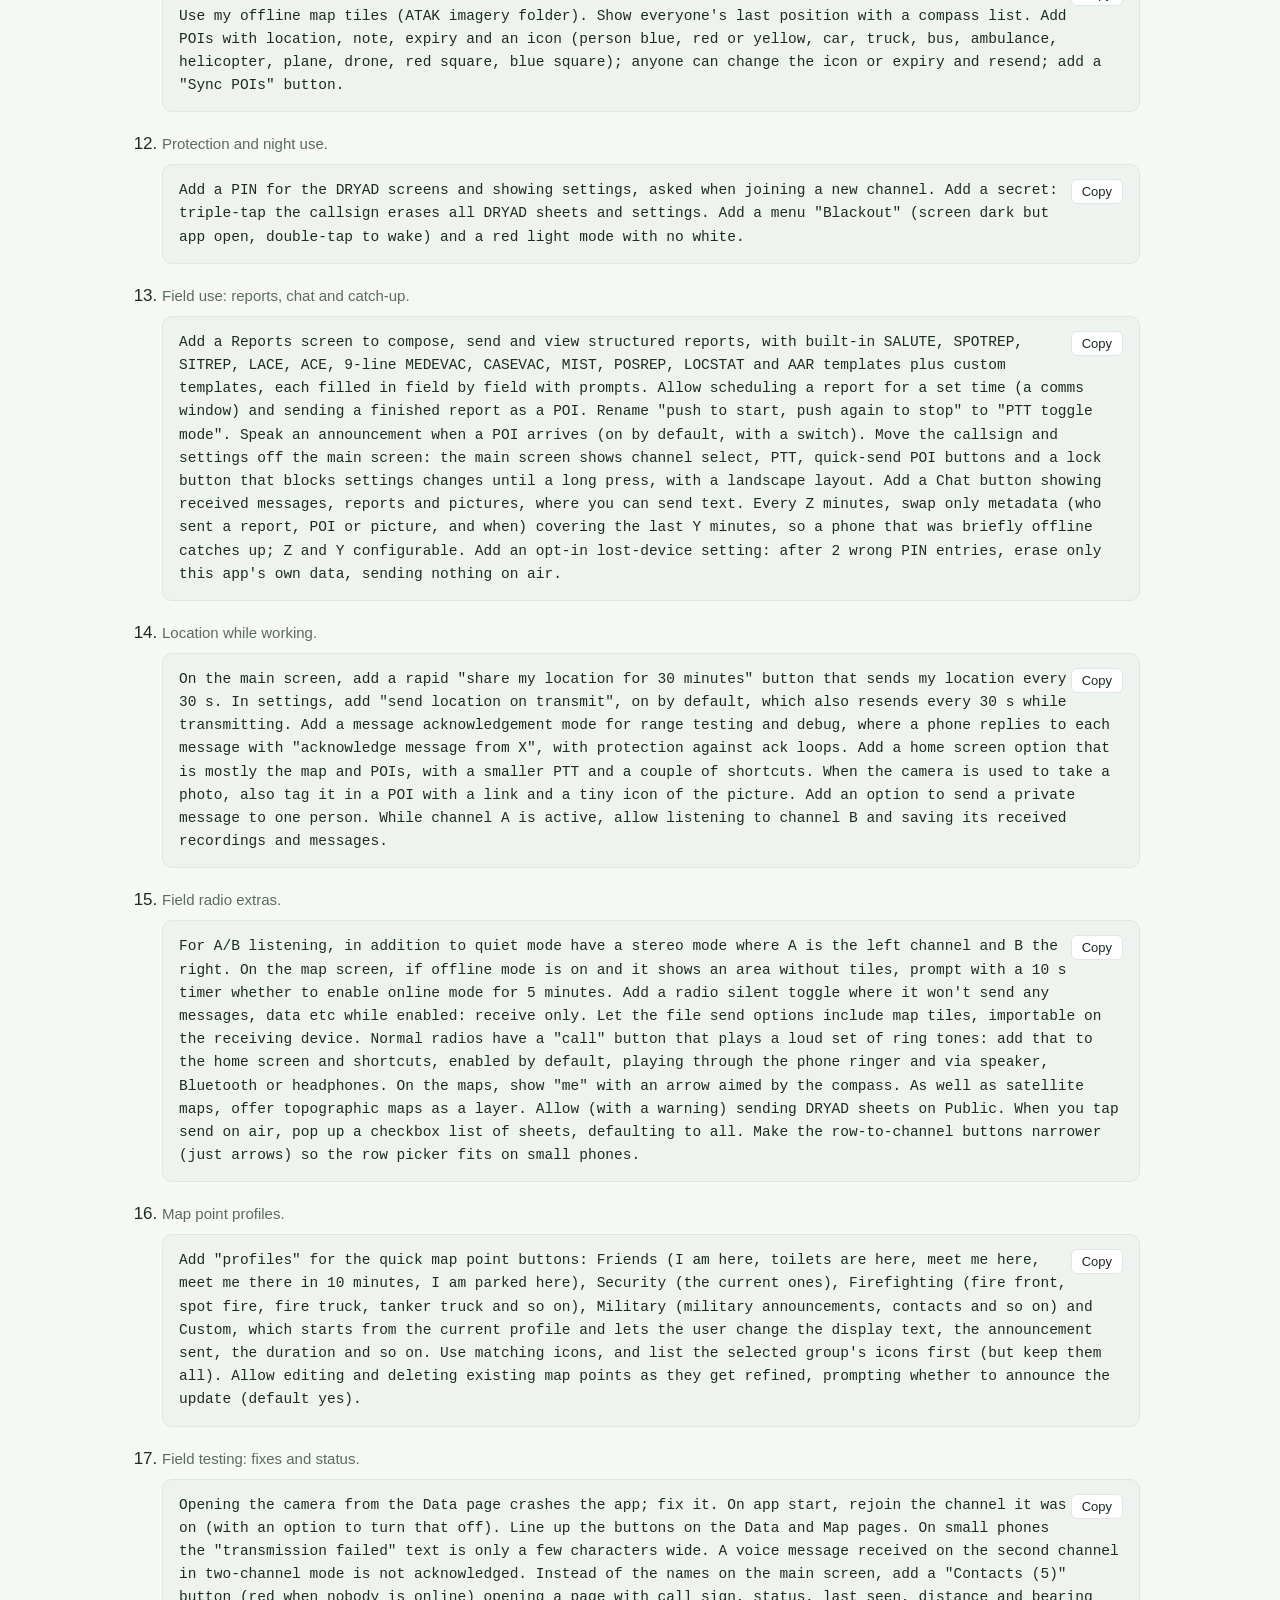
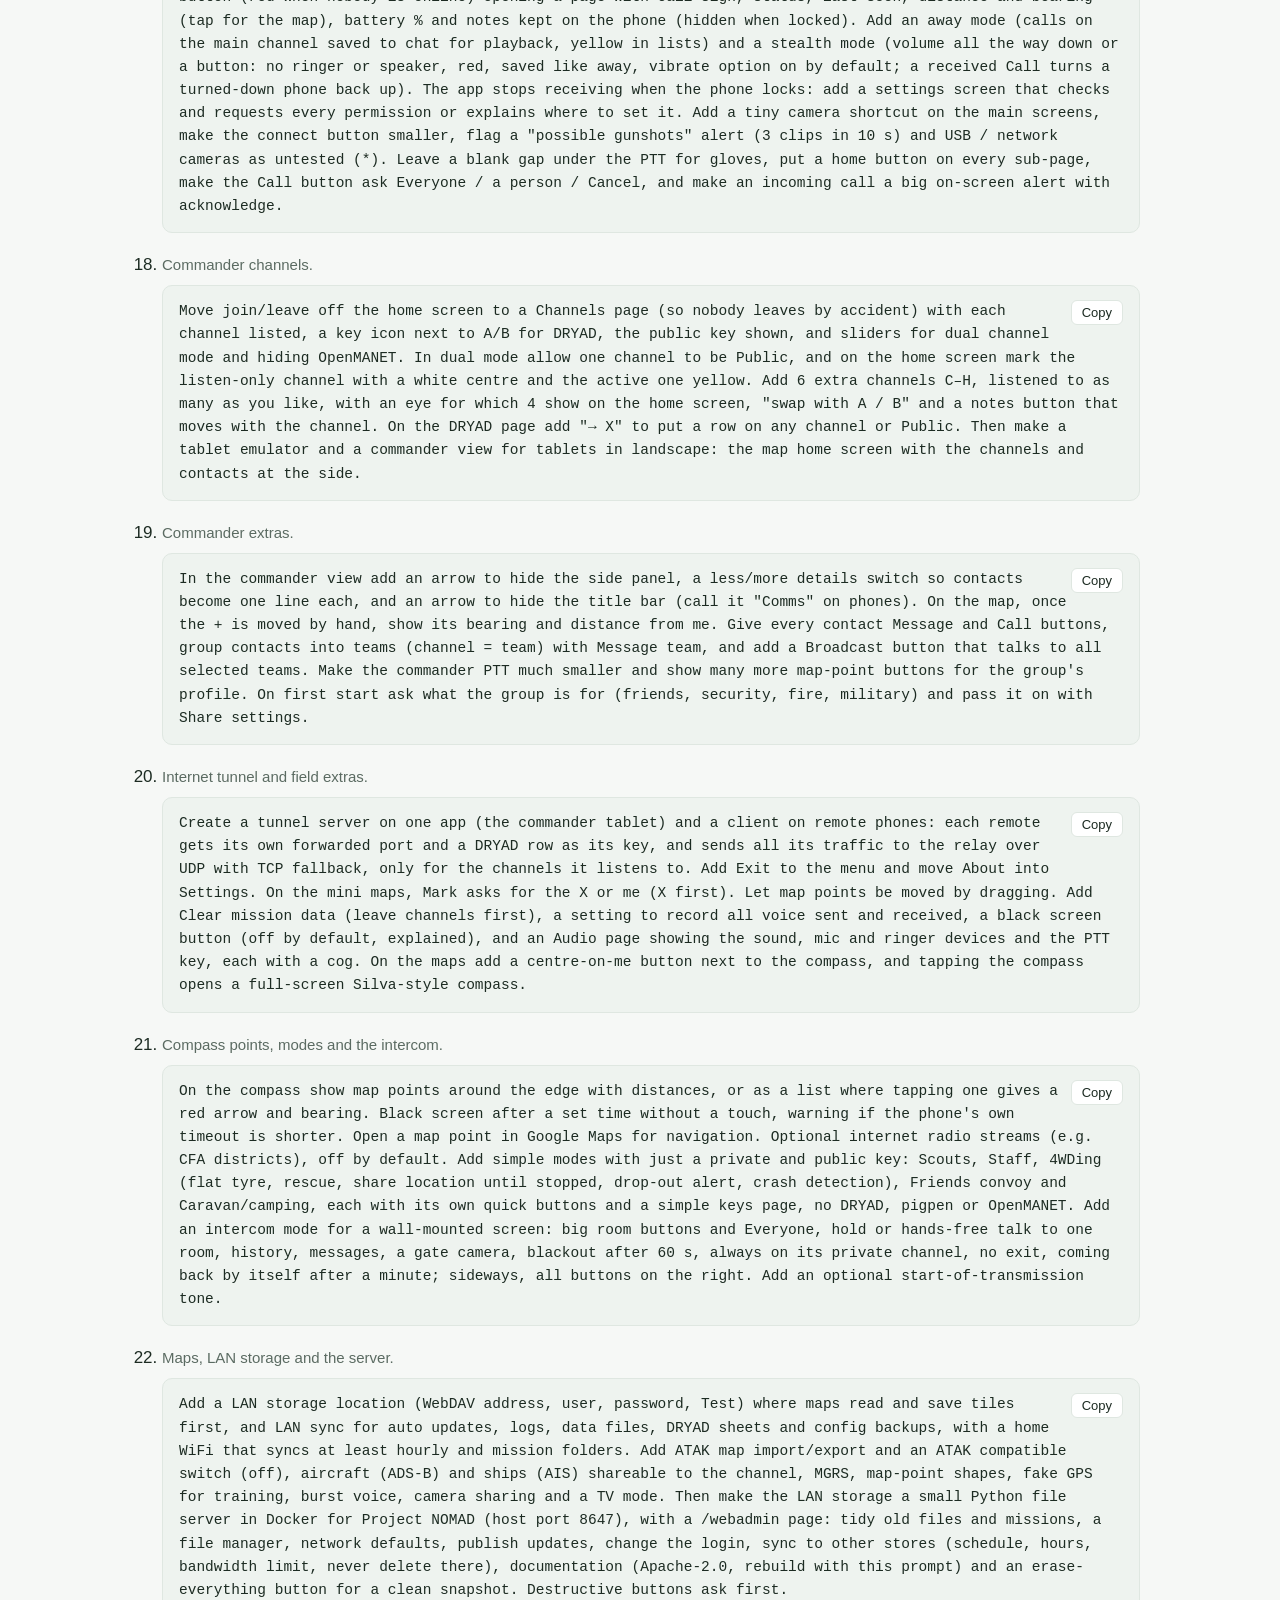
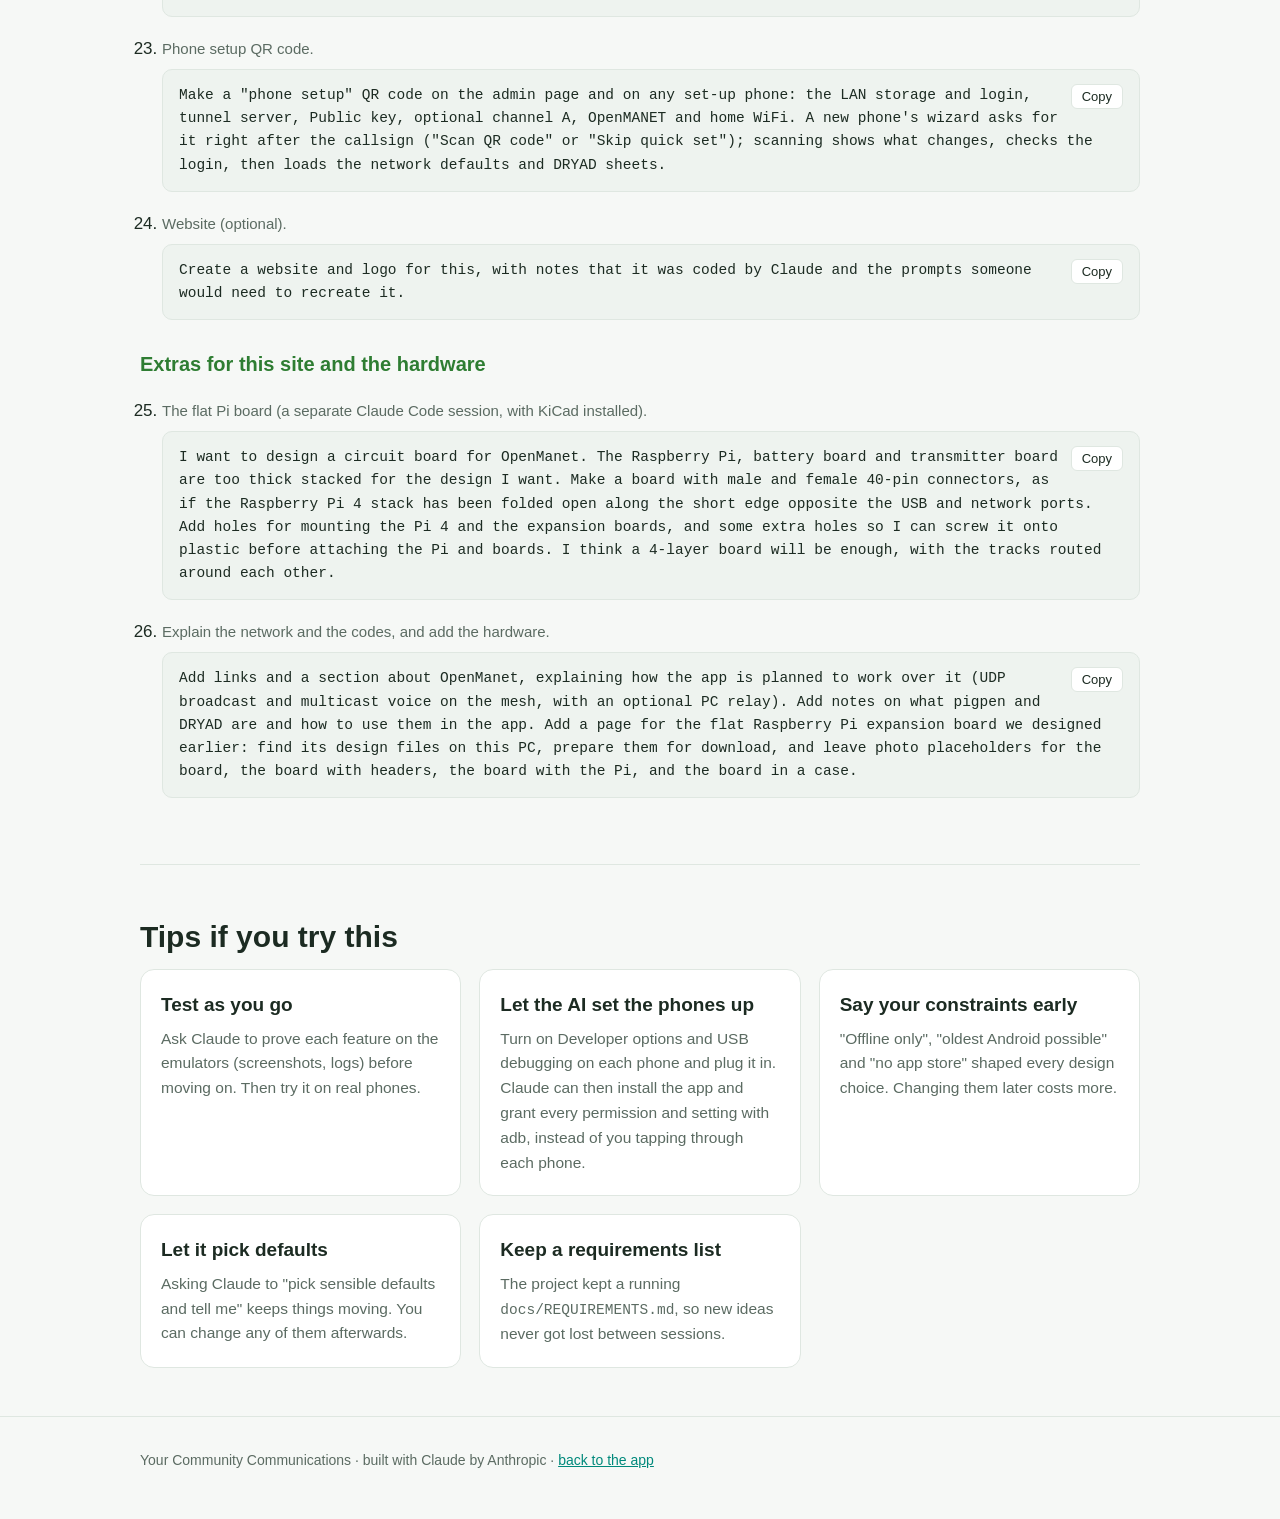
<file: website/recreate.html>
<!doctype html>
<html lang="en">
<head>
  <meta charset="utf-8">
  <meta name="viewport" content="width=device-width, initial-scale=1">
  <title>Built with Claude — Your Community Communications</title>
  <meta name="description" content="Your Community Communications was coded by Claude, Anthropic's AI, from plain-language requests. Here are the prompts to build your own.">
  <link rel="icon" href="img/logo.svg" type="image/svg+xml">
  <link rel="stylesheet" href="style.css">
</head>
<body>
<header class="top">
  <div class="wrap">
    <a href="index.html"><img src="img/logo.svg" alt="Your Community Communications home"></a>
    <div class="name">Your Community <span>Comms</span></div>
    <nav>
      <a href="index.html#features">Features</a>
      <a href="#about">About the build</a>
      <a href="#prompts">Prompts</a>
      <a href="#tips">Tips</a>
    </nav>
  </div>
</header>

<main class="wrap">
  <div class="hero" style="grid-template-columns:1fr">
    <div>
      <h1>Coded by AI, directed by a person</h1>
      <p class="lead">Every line of Your Community Communications, the app, the PC relay and this website, was
        written by <strong>Claude</strong>, Anthropic's AI, working in Claude Code. The owner
        described what they wanted in plain language, tested it, and steered. No code was written
        by hand.</p>
    </div>
  </div>

  <section id="about">
    <h2>About the build</h2>
    <div class="grid">
      <div class="card"><h3>What the person did</h3><p>Set the goal, made the decisions (oldest Android, no store, offline only, DRYAD rules), asked for features as ideas came up, and tested on real phones.</p></div>
      <div class="card"><h3>What Claude did</h3><p>Installed the Android tools and two test emulators (Android 4.1 and 14), designed the protocol and encryption, wrote all the code, and tested every feature on both emulators before handing it over.</p></div>
      <div class="card"><h3>How it was checked</h3><p>Two emulators talked through a small relay on the PC. Duplex, acknowledgements, DRYAD transfer, QR decoding and file repair through 20% packet loss were each shown working.</p></div>
    </div>
    <div class="note">AI-written code can contain mistakes. The encryption design is standard (PBKDF2, AES, HMAC) but has not been independently reviewed. Test it before relying on it.</div>
  </section>

  <section id="prompts">
    <h2>The prompts, to build your own</h2>
    <p class="sub">These are the requests that built Your Community Communications, tidied up and in order. Give them
      to Claude Code one at a time in an empty folder on a Windows PC, with an Android phone or the
      emulators. Let each step finish and check it before sending the next. Swap in your own name
      and choices.</p>
    <p class="sub"><strong>Want it to talk to existing Your Community Communications phones?</strong> Use the
      <a href="downloads/RECREATE-PROMPT.md">complete copy-paste prompt</a>: it describes the whole
      app and includes the exact wire protocol and encryption, with test vectors. The protocol on its
      own, with a plain-language explanation of how a channel name becomes the encryption keys:
      <a href="downloads/PROTOCOL.md">PROTOCOL.md</a>.</p>

    <h3 class="group">Short version, in one go</h3>
    <ol class="prompts" style="list-style:none;padding-left:0">
      <li><p>One request that covers the whole app. The step-by-step version below gives you more control.</p>
<pre>Build a native Android push-to-talk radio app called Your Community Communications (plain Java, minSdk 16, no AndroidX, sideloaded, fully offline, nothing uploaded). It runs over OpenMANET meshes or any WiFi that passes broadcast/multicast. Full duplex, many to many, PTT by on-screen button, latch or a learned hardware key. No accounts: the channel name is the encryption key. Add acknowledgements with "transmission failed" and retry options; channels A, B, Public and an experimental OpenMANET/ATAK Vx mode; a network selector (WiFi, VPN, USB Ethernet); resilient file, photo and screenshot sharing; GPS location sharing with an offline tile map, compass list and shared POIs with icons and expiry; Modern DRYAD sheets (A–Z plus two chosen special symbols, random batches, sharing by text, QR and over the air, age rules) and keyed pigpen with a tap-to-decode pad; a PIN lock, a secret triple-tap wipe, red light mode and a blackout screen. Set up an old and a recent Android emulator first and test every feature on both before telling me it is done.</pre></li>
    </ol>

    <h3 class="group">Step by step</h3>
    <ol class="prompts">
      <li><p>Goal and ground rules.</p>
<pre>I want an Android app (later a Windows app too) for radio-like operation on an OpenMANET mesh or any broadcast WiFi network. Duplex, many to many. PTT via an on-screen button or USB PTT. No accounts: the channel name is the passcode, so anyone on that channel name decrypts the audio. Sideloaded, not in an app store. Name it Your Community Communications. Voice is the base; it must work fully offline and nothing gets uploaded. Native Android, not Flutter. Support Android phones as old as possible, so no modern-only features. First set up a couple of Android emulators on this PC (one old, one recent), then build the voice app.</pre></li>

      <li><p>Approvals. Claude will ask for the SDK licence, and you turn on Windows Hypervisor Platform yourself.</p>
<pre>Yes, OK to accept the Android SDK licence. Windows Hypervisor Platform is on and the PC has rebooted. Make sure the audio is duplex.</pre></li>

      <li><p>Code tools.</p>
<pre>Add DRYAD-style sheets that include Z: create and share them. Add a tool that makes a pigpen message from a DRYAD row, and a screen where you tap pigpen symbols and pick the DRYAD row to decode. Make DRYAD easy: a generate page, a share page with bulk share, a drop-down for the sheet in use, age settings so sheets delete once used or expired, and a friendly name that is shared with each sheet.</pre></li>

      <li><p>Randomness.</p>
<pre>Normal DRYAD creation must be truly random and then shared. Building from a phrase is emergency only, with a warning.</pre></li>

      <li><p>Channels.</p>
<pre>Add A/B channels and a public fixed-key channel. On a DRYAD row, add buttons to make that row channel A or B. Pick sensible defaults and tell me what you chose.</pre></li>

      <li><p>Offline sharing.</p>
<pre>Let me share the current DRYAD sheets over the A/B channel, and by QR code (sheets and channel names). Give sheets random colours so they are easy to tell apart.</pre></li>

      <li><p>Files.</p>
<pre>Add file, camera picture and screenshot sharing with resiliency for lossy WiFi.</pre></li>

      <li><p>Know you were heard.</p>
<pre>Receivers acknowledge each transmission. If nobody acknowledges within 5 seconds, play a "transmission failed" message and offer to resend the same message. In that box have "Retry now" and "Retry in…" with 5 min, 15 min, 1 hour, at a set time, and 1–99 tries.</pre></li>

      <li><p>More symbols.</p>
<pre>Add two pigpen characters, space and new line, using X and X with four dots (the centres of the X figures). Add two extra characters to DRYAD rows as part of the randomiser, default @ and ., selectable from a drop-down (brackets, commas, semicolon and so on); . decodes as a space and @ as a new line. Call it Modern DRYAD. Lay the decode pad out like the figures (# # X X).</pre></li>

      <li><p>Networks and OpenMANET.</p>
<pre>Research making voice compatible with ATAK and OpenMANET (half duplex is fine for that). Add native support marked experimental, and a link to the OpenMANET node's browser page. Add an advanced network selector: WiFi, VPN, USB Ethernet.</pre></li>

      <li><p>Map and data.</p>
<pre>Rename the Files menu to Data with: send location (GPS), current location, open map and map options. Use my offline map tiles (ATAK imagery folder). Show everyone's last position with a compass list. Add POIs with location, note, expiry and an icon (person blue, red or yellow, car, truck, bus, ambulance, helicopter, plane, drone, red square, blue square); anyone can change the icon or expiry and resend; add a "Sync POIs" button.</pre></li>

      <li><p>Protection and night use.</p>
<pre>Add a PIN for the DRYAD screens and showing settings, asked when joining a new channel. Add a secret: triple-tap the callsign erases all DRYAD sheets and settings. Add a menu "Blackout" (screen dark but app open, double-tap to wake) and a red light mode with no white.</pre></li>

      <li><p>Field use: reports, chat and catch-up.</p>
<pre>Add a Reports screen to compose, send and view structured reports, with built-in SALUTE, SPOTREP, SITREP, LACE, ACE, 9-line MEDEVAC, CASEVAC, MIST, POSREP, LOCSTAT and AAR templates plus custom templates, each filled in field by field with prompts. Allow scheduling a report for a set time (a comms window) and sending a finished report as a POI. Rename "push to start, push again to stop" to "PTT toggle mode". Speak an announcement when a POI arrives (on by default, with a switch). Move the callsign and settings off the main screen: the main screen shows channel select, PTT, quick-send POI buttons and a lock button that blocks settings changes until a long press, with a landscape layout. Add a Chat button showing received messages, reports and pictures, where you can send text. Every Z minutes, swap only metadata (who sent a report, POI or picture, and when) covering the last Y minutes, so a phone that was briefly offline catches up; Z and Y configurable. Add an opt-in lost-device setting: after 2 wrong PIN entries, erase only this app's own data, sending nothing on air.</pre></li>

      <li><p>Location while working.</p>
<pre>On the main screen, add a rapid "share my location for 30 minutes" button that sends my location every 30 s. In settings, add "send location on transmit", on by default, which also resends every 30 s while transmitting. Add a message acknowledgement mode for range testing and debug, where a phone replies to each message with "acknowledge message from X", with protection against ack loops. Add a home screen option that is mostly the map and POIs, with a smaller PTT and a couple of shortcuts. When the camera is used to take a photo, also tag it in a POI with a link and a tiny icon of the picture. Add an option to send a private message to one person. While channel A is active, allow listening to channel B and saving its received recordings and messages.</pre></li>

      <li><p>Field radio extras.</p>
<pre>For A/B listening, in addition to quiet mode have a stereo mode where A is the left channel and B the right. On the map screen, if offline mode is on and it shows an area without tiles, prompt with a 10 s timer whether to enable online mode for 5 minutes. Add a radio silent toggle where it won't send any messages, data etc while enabled: receive only. Let the file send options include map tiles, importable on the receiving device. Normal radios have a "call" button that plays a loud set of ring tones: add that to the home screen and shortcuts, enabled by default, playing through the phone ringer and via speaker, Bluetooth or headphones. On the maps, show "me" with an arrow aimed by the compass. As well as satellite maps, offer topographic maps as a layer. Allow (with a warning) sending DRYAD sheets on Public. When you tap send on air, pop up a checkbox list of sheets, defaulting to all. Make the row-to-channel buttons narrower (just arrows) so the row picker fits on small phones.</pre></li>

      <li><p>Map point profiles.</p>
<pre>Add "profiles" for the quick map point buttons: Friends (I am here, toilets are here, meet me here, meet me there in 10 minutes, I am parked here), Security (the current ones), Firefighting (fire front, spot fire, fire truck, tanker truck and so on), Military (military announcements, contacts and so on) and Custom, which starts from the current profile and lets the user change the display text, the announcement sent, the duration and so on. Use matching icons, and list the selected group's icons first (but keep them all). Allow editing and deleting existing map points as they get refined, prompting whether to announce the update (default yes).</pre></li>

      <li><p>Field testing: fixes and status.</p>
<pre>Opening the camera from the Data page crashes the app; fix it. On app start, rejoin the channel it was on (with an option to turn that off). Line up the buttons on the Data and Map pages. On small phones the "transmission failed" text is only a few characters wide. A voice message received on the second channel in two-channel mode is not acknowledged. Instead of the names on the main screen, add a "Contacts (5)" button (red when nobody is online) opening a page with call sign, status, last seen, distance and bearing (tap for the map), battery % and notes kept on the phone (hidden when locked). Add an away mode (calls on the main channel saved to chat for playback, yellow in lists) and a stealth mode (volume all the way down or a button: no ringer or speaker, red, saved like away, vibrate option on by default; a received Call turns a turned-down phone back up). The app stops receiving when the phone locks: add a settings screen that checks and requests every permission or explains where to set it. Add a tiny camera shortcut on the main screens, make the connect button smaller, flag a "possible gunshots" alert (3 clips in 10 s) and USB / network cameras as untested (*). Leave a blank gap under the PTT for gloves, put a home button on every sub-page, make the Call button ask Everyone / a person / Cancel, and make an incoming call a big on-screen alert with acknowledge.</pre></li>

      <li><p>Commander channels.</p>
<pre>Move join/leave off the home screen to a Channels page (so nobody leaves by accident) with each channel listed, a key icon next to A/B for DRYAD, the public key shown, and sliders for dual channel mode and hiding OpenMANET. In dual mode allow one channel to be Public, and on the home screen mark the listen-only channel with a white centre and the active one yellow. Add 6 extra channels C–H, listened to as many as you like, with an eye for which 4 show on the home screen, "swap with A / B" and a notes button that moves with the channel. On the DRYAD page add "→ X" to put a row on any channel or Public. Then make a tablet emulator and a commander view for tablets in landscape: the map home screen with the channels and contacts at the side.</pre></li>

      <li><p>Commander extras.</p>
<pre>In the commander view add an arrow to hide the side panel, a less/more details switch so contacts become one line each, and an arrow to hide the title bar (call it "Comms" on phones). On the map, once the + is moved by hand, show its bearing and distance from me. Give every contact Message and Call buttons, group contacts into teams (channel = team) with Message team, and add a Broadcast button that talks to all selected teams. Make the commander PTT much smaller and show many more map-point buttons for the group's profile. On first start ask what the group is for (friends, security, fire, military) and pass it on with Share settings.</pre></li>

      <li><p>Internet tunnel and field extras.</p>
<pre>Create a tunnel server on one app (the commander tablet) and a client on remote phones: each remote gets its own forwarded port and a DRYAD row as its key, and sends all its traffic to the relay over UDP with TCP fallback, only for the channels it listens to. Add Exit to the menu and move About into Settings. On the mini maps, Mark asks for the X or me (X first). Let map points be moved by dragging. Add Clear mission data (leave channels first), a setting to record all voice sent and received, a black screen button (off by default, explained), and an Audio page showing the sound, mic and ringer devices and the PTT key, each with a cog. On the maps add a centre-on-me button next to the compass, and tapping the compass opens a full-screen Silva-style compass.</pre></li>

      <li><p>Compass points, modes and the intercom.</p>
<pre>On the compass show map points around the edge with distances, or as a list where tapping one gives a red arrow and bearing. Black screen after a set time without a touch, warning if the phone's own timeout is shorter. Open a map point in Google Maps for navigation. Optional internet radio streams (e.g. CFA districts), off by default. Add simple modes with just a private and public key: Scouts, Staff, 4WDing (flat tyre, rescue, share location until stopped, drop-out alert, crash detection), Friends convoy and Caravan/camping, each with its own quick buttons and a simple keys page, no DRYAD, pigpen or OpenMANET. Add an intercom mode for a wall-mounted screen: big room buttons and Everyone, hold or hands-free talk to one room, history, messages, a gate camera, blackout after 60 s, always on its private channel, no exit, coming back by itself after a minute; sideways, all buttons on the right. Add an optional start-of-transmission tone.</pre></li>

      <li><p>Maps, LAN storage and the server.</p>
<pre>Add a LAN storage location (WebDAV address, user, password, Test) where maps read and save tiles first, and LAN sync for auto updates, logs, data files, DRYAD sheets and config backups, with a home WiFi that syncs at least hourly and mission folders. Add ATAK map import/export and an ATAK compatible switch (off), aircraft (ADS-B) and ships (AIS) shareable to the channel, MGRS, map-point shapes, fake GPS for training, burst voice, camera sharing and a TV mode. Then make the LAN storage a small Python file server in Docker for Project NOMAD (host port 8647), with a /webadmin page: tidy old files and missions, a file manager, network defaults, publish updates, change the login, sync to other stores (schedule, hours, bandwidth limit, never delete there), documentation (Apache-2.0, rebuild with this prompt) and an erase-everything button for a clean snapshot. Destructive buttons ask first.</pre></li>

      <li><p>Phone setup QR code.</p>
<pre>Make a "phone setup" QR code on the admin page and on any set-up phone: the LAN storage and login, tunnel server, Public key, optional channel A, OpenMANET and home WiFi. A new phone's wizard asks for it right after the callsign ("Scan QR code" or "Skip quick set"); scanning shows what changes, checks the login, then loads the network defaults and DRYAD sheets.</pre></li>

      <li><p>Website (optional).</p>
<pre>Create a website and logo for this, with notes that it was coded by Claude and the prompts someone would need to recreate it.</pre></li>
    </ol>

    <h3 class="group">Extras for this site and the hardware</h3>
    <ol class="prompts" start="25">
      <li><p>The flat Pi board (a separate Claude Code session, with KiCad installed).</p>
<pre>I want to design a circuit board for OpenManet. The Raspberry Pi, battery board and transmitter board are too thick stacked for the design I want. Make a board with male and female 40-pin connectors, as if the Raspberry Pi 4 stack has been folded open along the short edge opposite the USB and network ports. Add holes for mounting the Pi 4 and the expansion boards, and some extra holes so I can screw it onto plastic before attaching the Pi and boards. I think a 4-layer board will be enough, with the tracks routed around each other.</pre></li>

      <li><p>Explain the network and the codes, and add the hardware.</p>
<pre>Add links and a section about OpenManet, explaining how the app is planned to work over it (UDP broadcast and multicast voice on the mesh, with an optional PC relay). Add notes on what pigpen and DRYAD are and how to use them in the app. Add a page for the flat Raspberry Pi expansion board we designed earlier: find its design files on this PC, prepare them for download, and leave photo placeholders for the board, the board with headers, the board with the Pi, and the board in a case.</pre></li>
    </ol>
  </section>

  <section id="tips">
    <h2>Tips if you try this</h2>
    <div class="grid">
      <div class="card"><h3>Test as you go</h3><p>Ask Claude to prove each feature on the emulators (screenshots, logs) before moving on. Then try it on real phones.</p></div>
      <div class="card"><h3>Let the AI set the phones up</h3><p>Turn on Developer options and USB debugging on each phone and plug it in. Claude can then install the app and grant every permission and setting with adb, instead of you tapping through each phone.</p></div>
      <div class="card"><h3>Say your constraints early</h3><p>"Offline only", "oldest Android possible" and "no app store" shaped every design choice. Changing them later costs more.</p></div>
      <div class="card"><h3>Let it pick defaults</h3><p>Asking Claude to "pick sensible defaults and tell me" keeps things moving. You can change any of them afterwards.</p></div>
      <div class="card"><h3>Keep a requirements list</h3><p>The project kept a running <code>docs/REQUIREMENTS.md</code>, so new ideas never got lost between sessions.</p></div>
    </div>
  </section>
</main>

<footer>
  <div class="wrap">
    Your Community Communications · built with Claude by Anthropic · <a href="index.html">back to the app</a>
  </div>
</footer>
<script>
  document.querySelectorAll('ol.prompts pre').forEach(function (pre) {
    var b = document.createElement('button');
    b.className = 'copy';
    b.textContent = 'Copy';
    b.addEventListener('click', function () {
      var text = pre.textContent.replace(/^Copy/, '');
      if (navigator.clipboard) navigator.clipboard.writeText(text).then(function () { b.textContent = 'Copied'; });
    });
    pre.insertBefore(b, pre.firstChild);
  });
</script>
</body>
</html>
</file>
<file: website/style.css>
:root {
  --bg: #f6f8f6;
  --panel: #ffffff;
  --text: #1c2b22;
  --muted: #5b6b62;
  --brand: #2e7d32;
  --brand-2: #00897b;
  --line: #dfe7e1;
  --code: #eef3ef;
}
@media (prefers-color-scheme: dark) {
  :root {
    --bg: #0f1512;
    --panel: #17201b;
    --text: #e3ece6;
    --muted: #93a49a;
    --brand: #66bb6a;
    --brand-2: #4db6ac;
    --line: #26332c;
    --code: #1d2822;
  }
}
* { box-sizing: border-box; }
html { scroll-behavior: smooth; }
body {
  margin: 0;
  background: var(--bg);
  color: var(--text);
  font: 17px/1.6 "Segoe UI", Roboto, Helvetica, Arial, sans-serif;
}
a { color: var(--brand-2); }
.wrap { max-width: 1040px; margin: 0 auto; padding: 0 20px; }
header.top {
  position: sticky; top: 0; z-index: 5;
  background: color-mix(in srgb, var(--bg) 88%, transparent);
  backdrop-filter: blur(8px);
  border-bottom: 1px solid var(--line);
}
header.top .wrap { display: flex; align-items: center; gap: 16px; height: 64px; }
header.top img { height: 40px; }
header.top .name { font-weight: 700; font-size: 20px; color: var(--brand); }
header.top .name span { color: var(--brand-2); font-weight: 400; }
nav { margin-left: auto; display: flex; gap: 18px; flex-wrap: wrap; }
nav a { color: var(--muted); text-decoration: none; font-size: 15px; }
nav a:hover { color: var(--text); }
.hero { padding: 72px 0 40px; display: grid; grid-template-columns: 1.2fr 1fr; gap: 40px; align-items: center; }
.hero > * { min-width: 0; }
.hero h1 { font-size: clamp(32px, 5vw, 52px); line-height: 1.1; margin: 0 0 16px; }
.hero p.lead { font-size: 20px; color: var(--muted); margin: 0 0 24px; }
.hero .logo { width: 100%; max-width: 320px; justify-self: center; }
.btn {
  display: inline-block; padding: 12px 20px; border-radius: 10px; font-weight: 600;
  background: var(--brand); color: #fff; text-decoration: none; margin: 0 10px 10px 0;
}
.btn.alt { background: transparent; color: var(--brand); border: 2px solid var(--brand); }
section { padding: 48px 0; border-top: 1px solid var(--line); }
section h2 { font-size: 30px; margin: 0 0 8px; }
section p.sub { color: var(--muted); margin: 0 0 28px; }
.grid { display: grid; grid-template-columns: repeat(auto-fit, minmax(260px, 1fr)); gap: 18px; }
.card {
  background: var(--panel); border: 1px solid var(--line); border-radius: 14px; padding: 20px;
}
.card h3 { margin: 0 0 6px; font-size: 19px; }
.card p { margin: 0; color: var(--muted); font-size: 15.5px; }
.shots { display: grid; grid-template-columns: repeat(auto-fit, minmax(180px, 1fr)); gap: 16px; }
.shots figure { margin: 0; }
.shots img { width: 100%; border-radius: 14px; border: 1px solid var(--line); display: block; }
.shots figcaption { font-size: 14px; color: var(--muted); margin-top: 6px; text-align: center; }
.note {
  background: var(--panel); border-left: 4px solid var(--brand-2); border-radius: 8px;
  padding: 16px 18px; margin: 18px 0;
}
table { width: 100%; border-collapse: collapse; font-size: 15.5px; }
th, td { text-align: left; padding: 10px 8px; border-bottom: 1px solid var(--line); vertical-align: top; }
th { color: var(--muted); font-weight: 600; }
code, pre { font-family: Consolas, "Roboto Mono", monospace; font-size: 14.5px; }
pre {
  background: var(--code); border: 1px solid var(--line); border-radius: 10px;
  padding: 14px 16px; white-space: pre-wrap; word-wrap: break-word; margin: 0;
}
ol.prompts { padding-left: 22px; }
ol.prompts li { margin-bottom: 18px; }
ol.prompts li > p { margin: 0 0 8px; color: var(--muted); font-size: 15px; }
.copy { float: right; font-size: 13px; padding: 4px 10px; border-radius: 6px; border: 1px solid var(--line);
  background: var(--panel); color: var(--text); cursor: pointer; }
h3.group { font-size: 20px; margin: 28px 0 12px; color: var(--brand); }

/* Pi board page */
.hero .board-hero { width: 100%; border-radius: 14px; border: 1px solid var(--line); }
.photos { display: grid; grid-template-columns: repeat(auto-fit, minmax(220px, 1fr)); gap: 16px; }
.ph { margin: 0; }
.ph > span, .ph > img {
  display: flex; align-items: center; justify-content: center; text-align: center;
  aspect-ratio: 4 / 3; width: 100%; border-radius: 14px;
}
.ph > span {
  border: 2px dashed var(--line); background: var(--panel); color: var(--muted); font-size: 14px; padding: 12px;
}
.ph > img { object-fit: cover; border: 1px solid var(--line); }
.ph > img + span { display: none; }
.ph figcaption { font-size: 14px; color: var(--muted); margin-top: 6px; text-align: center; }
.board-card { margin: 0; }
.board-card img { width: 100%; border-radius: 10px; margin-bottom: 12px; display: block; }
td small { color: var(--muted); }

/* DRYAD and pigpen page */
.dryad-row { margin: 0 0 24px; overflow-x: auto; }
.dryad-row td { font-family: Consolas, "Roboto Mono", monospace; letter-spacing: 1px; }
.dryad-row figcaption { font-size: 14px; color: var(--muted); margin-top: 6px; }
.pig-demo { background: var(--panel); border: 1px solid var(--line); border-radius: 14px; padding: 20px; margin: 20px 0; }
.pig-controls { display: flex; flex-wrap: wrap; gap: 8px 22px; margin-bottom: 12px; font-size: 15.5px; }
#pigKey { width: 100%; max-width: 560px; display: block; }
.pig-lines line { stroke: var(--text); stroke-width: 2.5; stroke-linecap: round; }
.pig-dot { fill: var(--text); }
.pig-letters text { fill: var(--brand); font: 600 15px Consolas, "Roboto Mono", monospace; }
.pig-cap text { fill: var(--muted); font-size: 12px; }
.pig-centre text { stroke: var(--panel); stroke-width: 5px; paint-order: stroke; }
.pig-legend { font-size: 14px; color: var(--muted); margin: 6px 0 0; }
.pig-input { display: block; margin: 14px 0 10px; font-size: 15.5px; }
.pig-input input {
  font: inherit; padding: 6px 10px; border-radius: 8px; border: 1px solid var(--line);
  background: var(--bg); color: var(--text); width: min(100%, 320px);
}
.pig-out { display: flex; flex-wrap: wrap; gap: 6px; min-height: 40px; }
.pig-space { width: 18px; }

footer { padding: 32px 0 48px; color: var(--muted); font-size: 14px; border-top: 1px solid var(--line); }
@media (max-width: 760px) {
  .hero { grid-template-columns: 1fr; padding-top: 40px; }
  .hero .logo { max-width: 200px; order: -1; }
  nav { display: none; }
}
</file>
